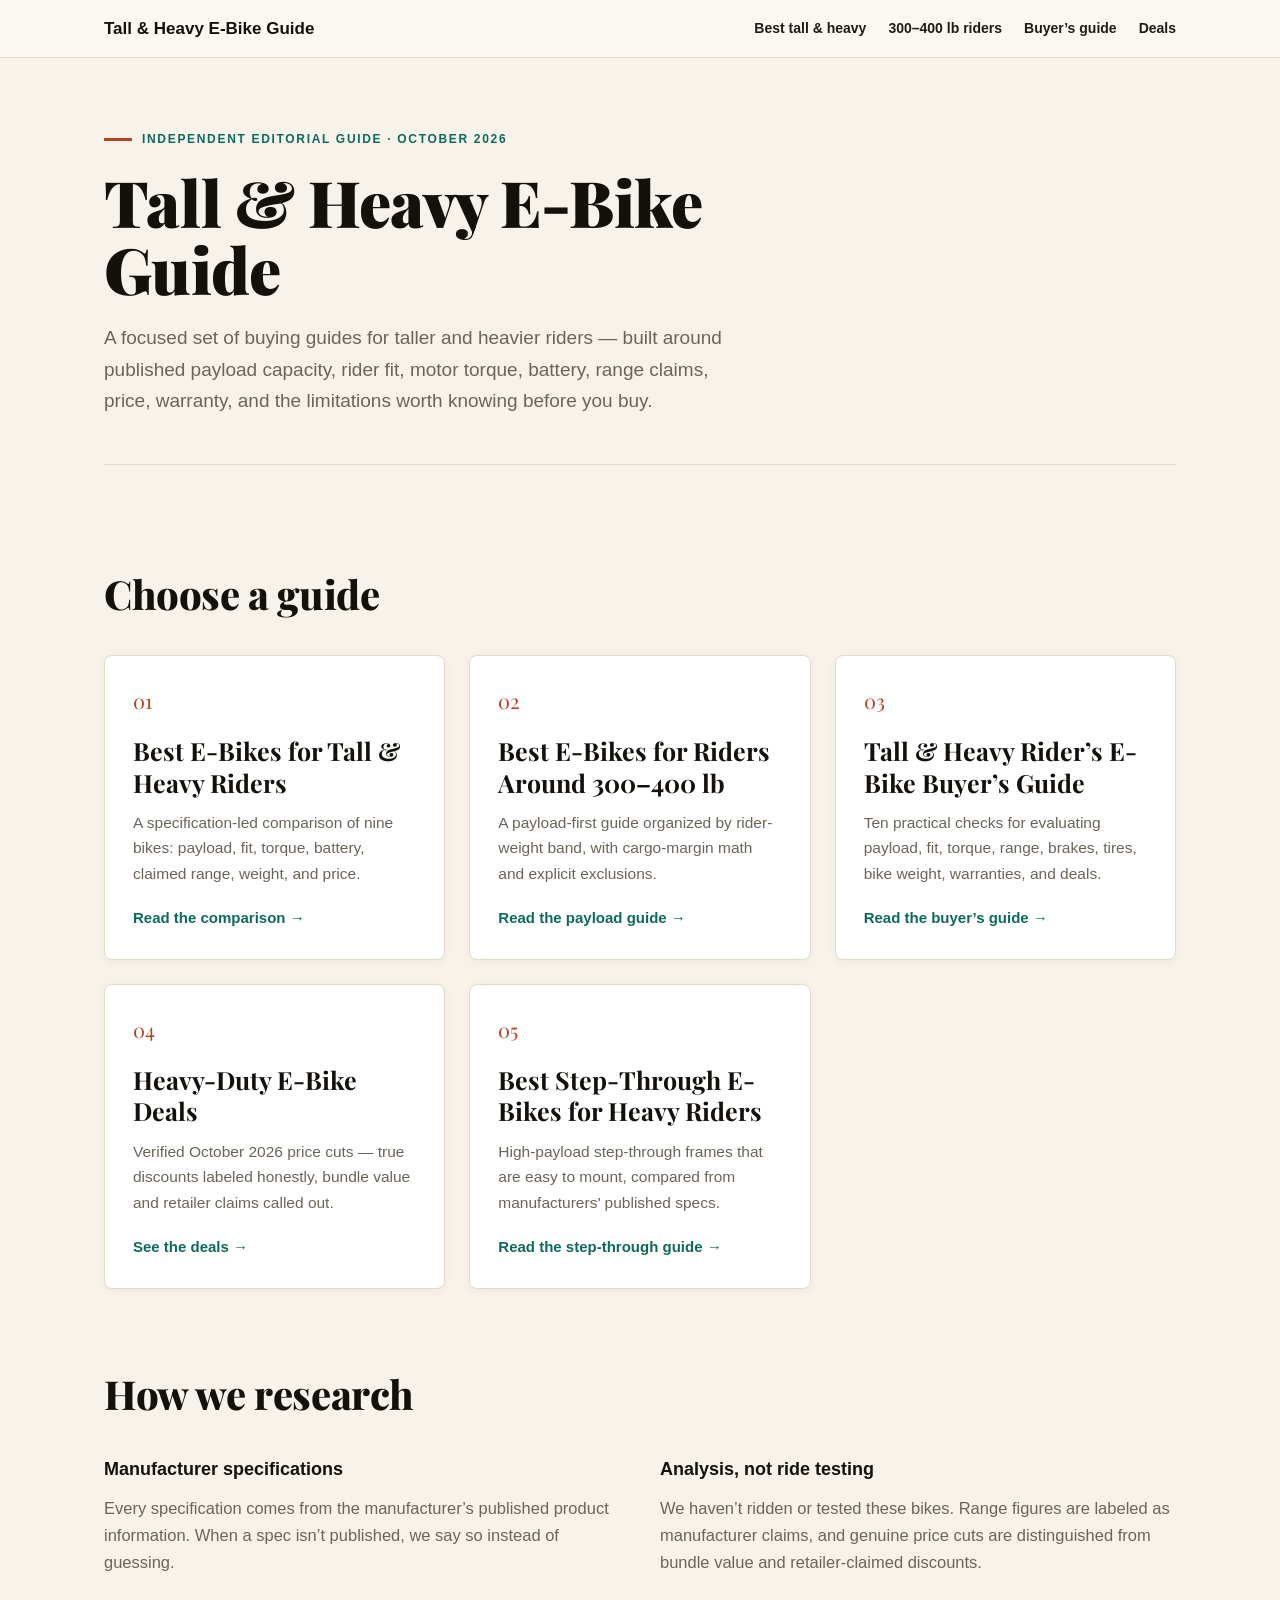
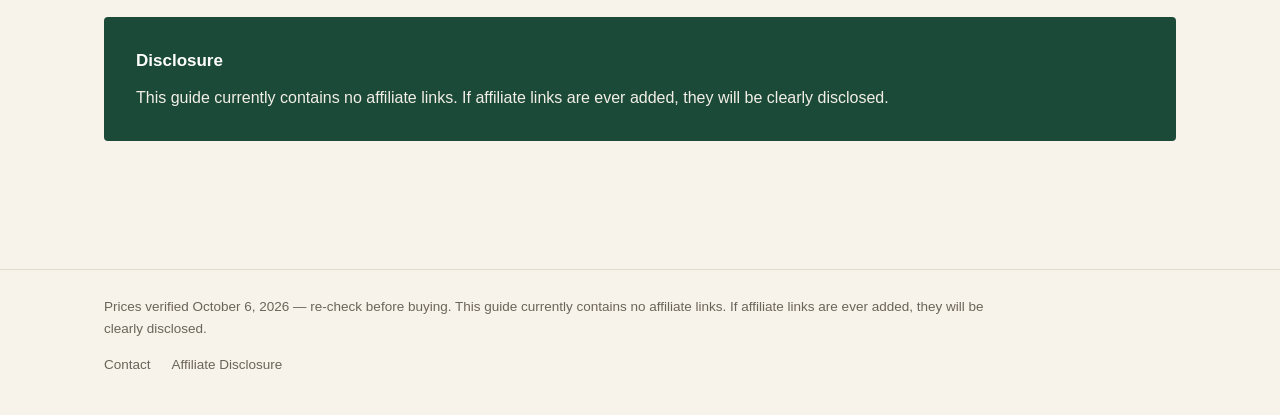
<file: index.html>
<!DOCTYPE html>
<html lang="en">
<head>
  <meta charset="utf-8">
  <meta name="viewport" content="width=device-width, initial-scale=1">
  <title>Tall &amp; Heavy E-Bike Guide — E-Bikes for Tall and Heavy Riders</title>
  <meta name="description" content="Independent editorial buying guides for tall and heavy e-bike riders: specification-based comparisons covering payload capacity, rider fit, torque, battery, range claims, price, and warranty.">
  <meta name='impact-site-verification' value='64513984-cdcd-402f-9a16-615ae455c6e0'>
  <link rel="preconnect" href="https://fonts.googleapis.com">
  <link rel="preconnect" href="https://fonts.gstatic.com" crossorigin>
  <link href="https://fonts.googleapis.com/css2?family=Playfair+Display:wght@700;800;900&display=swap" rel="stylesheet">
  <link rel="stylesheet" href="styles.css">
</head>
<body>
  <header class="site-header">
    <div class="container header-inner">
      <a class="site-title" href="index.html">Tall &amp; Heavy E-Bike Guide</a>
      <nav class="site-nav" aria-label="Main navigation">
        <a href="best-tall-heavy-ebikes.html">Best tall &amp; heavy</a>
        <a href="best-ebikes-300-400-lb.html">300&ndash;400 lb riders</a>
        <a href="tall-heavy-ebike-buyers-guide.html">Buyer&rsquo;s guide</a>
        <a href="heavy-duty-ebike-deals.html">Deals</a>
      </nav>
    </div>
  </header>

  <main>
    <section class="hero">
      <div class="container">
        <p class="eyebrow">Independent editorial guide &middot; October 2026</p>
        <h1>Tall &amp; Heavy E-Bike Guide</h1>
        <p class="lede">A focused set of buying guides for taller and heavier riders &mdash; built around published payload capacity, rider fit, motor torque, battery, range claims, price, warranty, and the limitations worth knowing before you buy.</p>
        <hr class="hero-rule">
      </div>
    </section>

    <section class="guides-section" aria-label="Choose a guide">
      <div class="container">
        <h2>Choose a guide</h2>
        <div class="cards">
          <a class="card" href="best-tall-heavy-ebikes.html">
            <span class="card-num">01</span>
            <h3>Best E-Bikes for Tall &amp; Heavy Riders</h3>
            <p>A specification-led comparison of nine bikes: payload, fit, torque, battery, claimed range, weight, and price.</p>
            <span class="card-link">Read the comparison &rarr;</span>
          </a>
          <a class="card" href="best-ebikes-300-400-lb.html">
            <span class="card-num">02</span>
            <h3>Best E-Bikes for Riders Around 300&ndash;400 lb</h3>
            <p>A payload-first guide organized by rider-weight band, with cargo-margin math and explicit exclusions.</p>
            <span class="card-link">Read the payload guide &rarr;</span>
          </a>
          <a class="card" href="tall-heavy-ebike-buyers-guide.html">
            <span class="card-num">03</span>
            <h3>Tall &amp; Heavy Rider&rsquo;s E-Bike Buyer&rsquo;s Guide</h3>
            <p>Ten practical checks for evaluating payload, fit, torque, range, brakes, tires, bike weight, warranties, and deals.</p>
            <span class="card-link">Read the buyer&rsquo;s guide &rarr;</span>
          </a>
          <a class="card" href="heavy-duty-ebike-deals.html">
            <span class="card-num">04</span>
            <h3>Heavy-Duty E-Bike Deals</h3>
            <p>Verified October 2026 price cuts — true discounts labeled honestly, bundle value and retailer claims called out.</p>
            <span class="card-link">See the deals &rarr;</span>
          </a>
          <a class="card" href="best-step-through-ebikes.html">
            <span class="card-num">05</span>
            <h3>Best Step-Through E-Bikes for Heavy Riders</h3>
            <p>High-payload step-through frames that are easy to mount, compared from manufacturers&rsquo; published specs.</p>
            <span class="card-link">Read the step-through guide &rarr;</span>
          </a>
        </div>
      </div>
    </section>

    <section class="research-section" aria-label="How we research">
      <div class="container">
        <h2>How we research</h2>
        <div class="research-cols">
          <div>
            <h3>Manufacturer specifications</h3>
            <p>Every specification comes from the manufacturer&rsquo;s published product information. When a spec isn&rsquo;t published, we say so instead of guessing.</p>
          </div>
          <div>
            <h3>Analysis, not ride testing</h3>
            <p>We haven&rsquo;t ridden or tested these bikes. Range figures are labeled as manufacturer claims, and genuine price cuts are distinguished from bundle value and retailer-claimed discounts.</p>
          </div>
        </div>
        <div class="disclosure">
          <h3>Disclosure</h3>
          <p>This guide currently contains no affiliate links. If affiliate links are ever added, they will be clearly disclosed.</p>
        </div>
      </div>
    </section>
  </main>

  <footer class="site-footer">
    <div class="container">
      <p>Prices verified October 6, 2026 &mdash; re-check before buying. This guide currently contains no affiliate links. If affiliate links are ever added, they will be clearly disclosed.</p>
      <nav class="footer-nav" aria-label="Footer">
        <a href="contact.html">Contact</a>
        <a href="affiliate-disclosure.html">Affiliate Disclosure</a>
      </nav>
    </div>
  </footer>
</body>
</html>
</file>
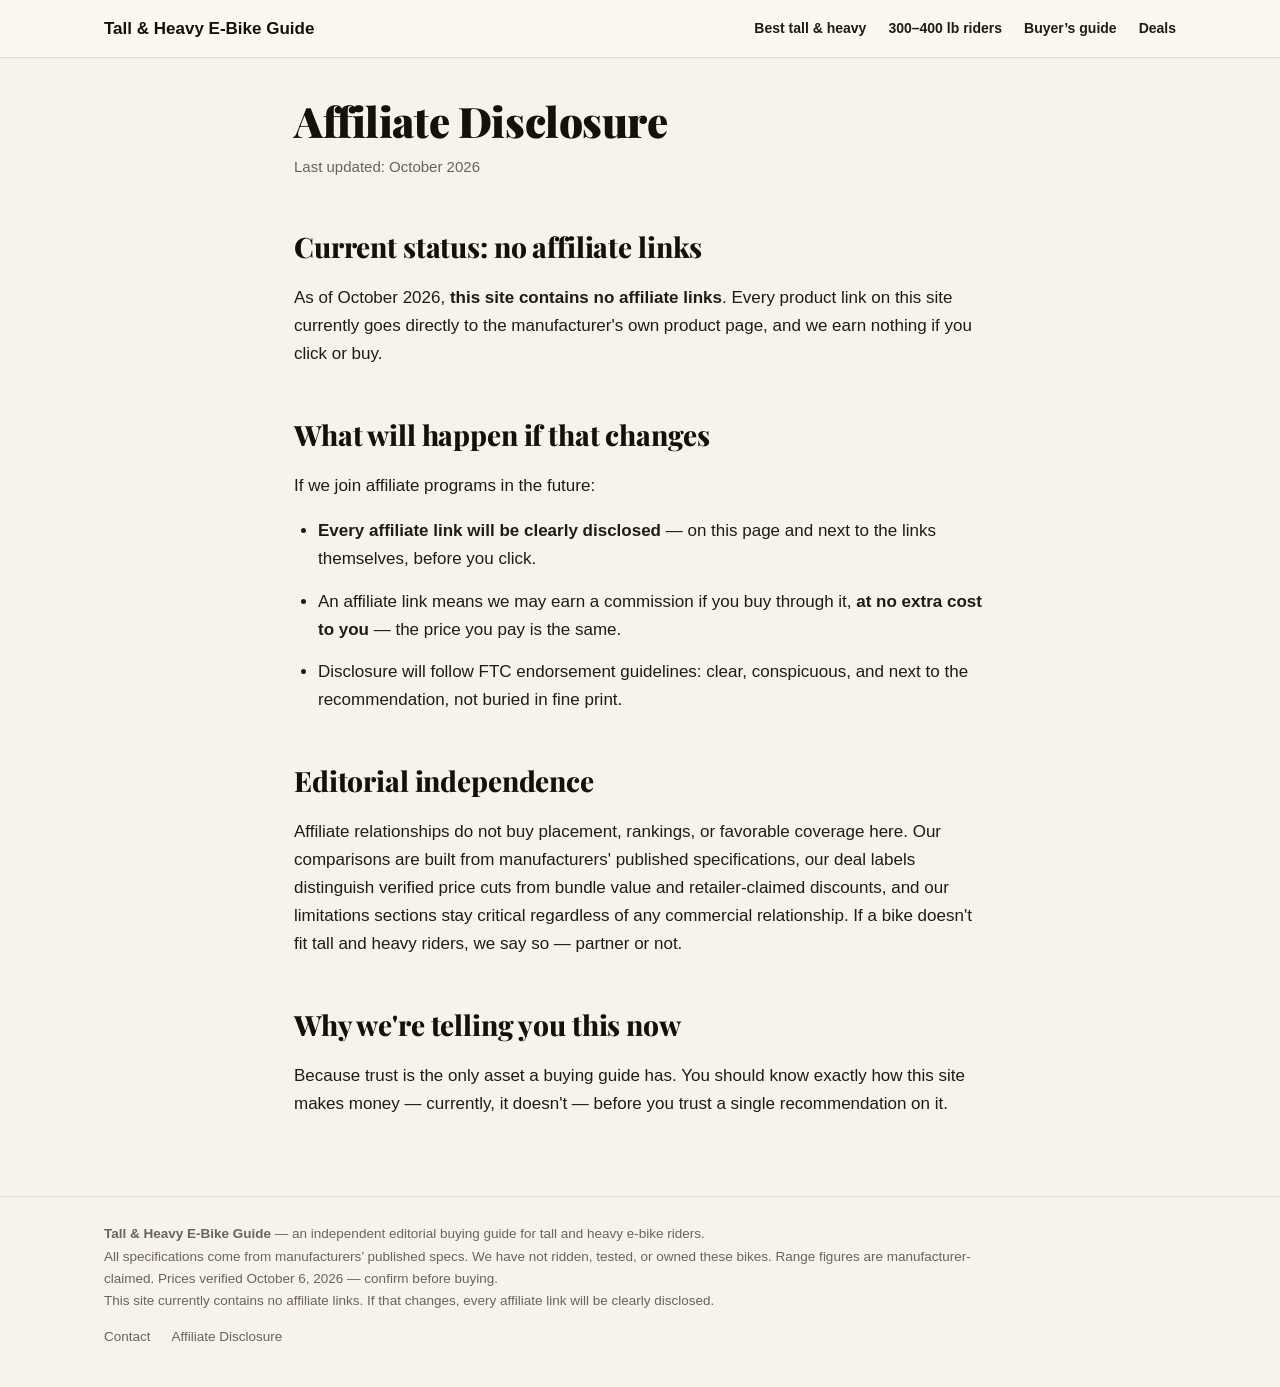
<file: affiliate-disclosure.html>
<!DOCTYPE html>
<html lang="en">
<head>
  <meta charset="utf-8">
  <meta name="viewport" content="width=device-width, initial-scale=1">
  <title>Affiliate Disclosure | Tall &amp; Heavy E-Bike Guide</title>
  <meta name="description" content="How the Tall & Heavy E-Bike Guide handles affiliate links: current status, how disclosure works, and our editorial independence policy.">
  <link rel="preconnect" href="https://fonts.googleapis.com">
  <link rel="preconnect" href="https://fonts.gstatic.com" crossorigin>
  <link href="https://fonts.googleapis.com/css2?family=Playfair+Display:wght@700;800;900&display=swap" rel="stylesheet">
  <link rel="stylesheet" href="styles.css">
</head>
<body>
  <header class="site-header">
    <div class="container header-inner">
      <a class="site-title" href="index.html">Tall &amp; Heavy E-Bike Guide</a>
      <nav class="site-nav" aria-label="Main navigation">
        <a href="best-tall-heavy-ebikes.html">Best tall &amp; heavy</a>
        <a href="best-ebikes-300-400-lb.html">300&ndash;400 lb riders</a>
        <a href="tall-heavy-ebike-buyers-guide.html">Buyer&rsquo;s guide</a>
        <a href="heavy-duty-ebike-deals.html">Deals</a>
      </nav>
    </div>
  </header>

  <main class="container container-narrow">
    <article class="article">
      <h1>Affiliate Disclosure</h1>
      <p class="article-meta">Last updated: October 2026</p>

      <h2>Current status: no affiliate links</h2>
      <p>As of October 2026, <strong>this site contains no affiliate links</strong>. Every product link on this site currently goes directly to the manufacturer's own product page, and we earn nothing if you click or buy.</p>

      <h2>What will happen if that changes</h2>
      <p>If we join affiliate programs in the future:</p>
      <ul>
        <li><strong>Every affiliate link will be clearly disclosed</strong> — on this page and next to the links themselves, before you click.</li>
        <li>An affiliate link means we may earn a commission if you buy through it, <strong>at no extra cost to you</strong> — the price you pay is the same.</li>
        <li>Disclosure will follow FTC endorsement guidelines: clear, conspicuous, and next to the recommendation, not buried in fine print.</li>
      </ul>

      <h2>Editorial independence</h2>
      <p>Affiliate relationships do not buy placement, rankings, or favorable coverage here. Our comparisons are built from manufacturers' published specifications, our deal labels distinguish verified price cuts from bundle value and retailer-claimed discounts, and our limitations sections stay critical regardless of any commercial relationship. If a bike doesn't fit tall and heavy riders, we say so — partner or not.</p>

      <h2>Why we're telling you this now</h2>
      <p>Because trust is the only asset a buying guide has. You should know exactly how this site makes money — currently, it doesn't — before you trust a single recommendation on it.</p>
    </article>
  </main>

  <footer class="site-footer">
    <div class="container">
      <p><strong>Tall &amp; Heavy E-Bike Guide</strong> &mdash; an independent editorial buying guide for tall and heavy e-bike riders.</p>
      <p>All specifications come from manufacturers&rsquo; published specs. We have not ridden, tested, or owned these bikes. Range figures are manufacturer-claimed. Prices verified October 6, 2026 &mdash; confirm before buying.</p>
      <p>This site currently contains no affiliate links. If that changes, every affiliate link will be clearly disclosed.</p>
      <nav class="footer-nav" aria-label="Footer">
        <a href="contact.html">Contact</a>
        <a href="affiliate-disclosure.html">Affiliate Disclosure</a>
      </nav>
    </div>
  </footer>
</body>
</html>
</file>
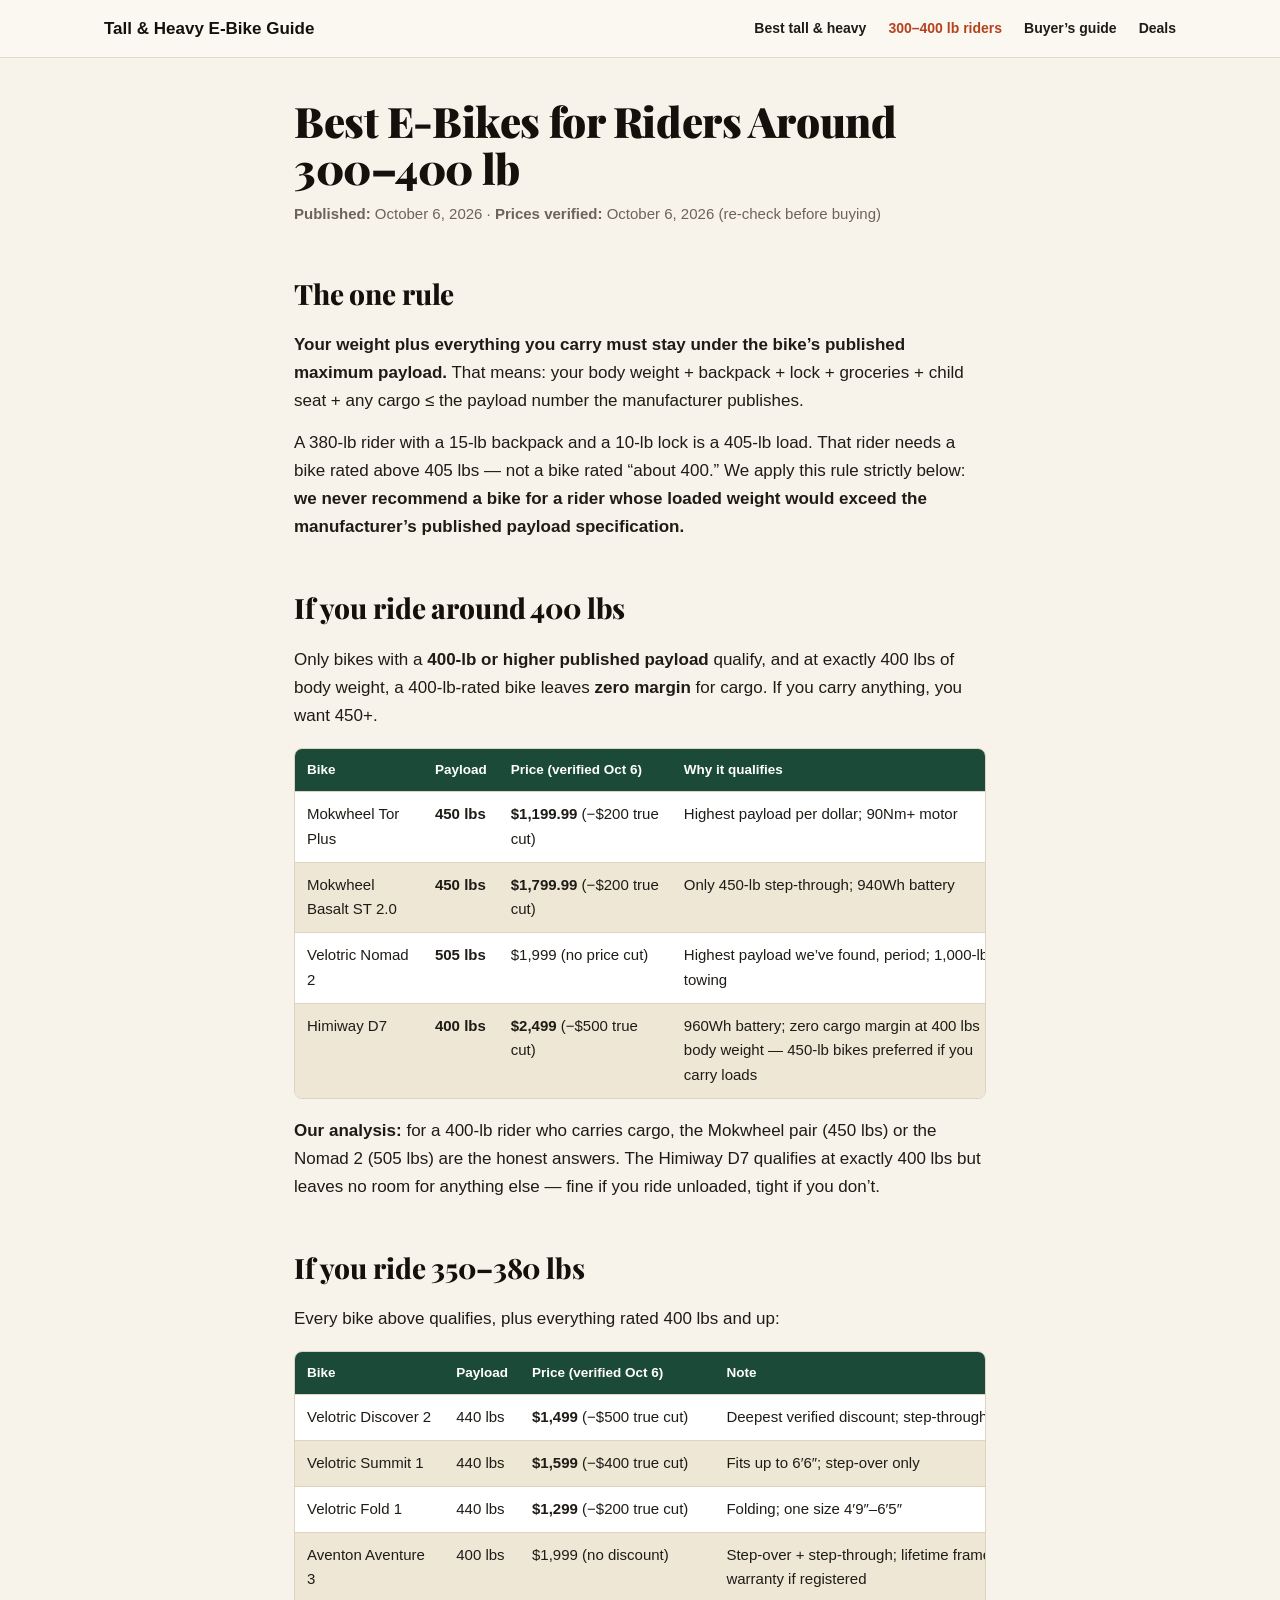
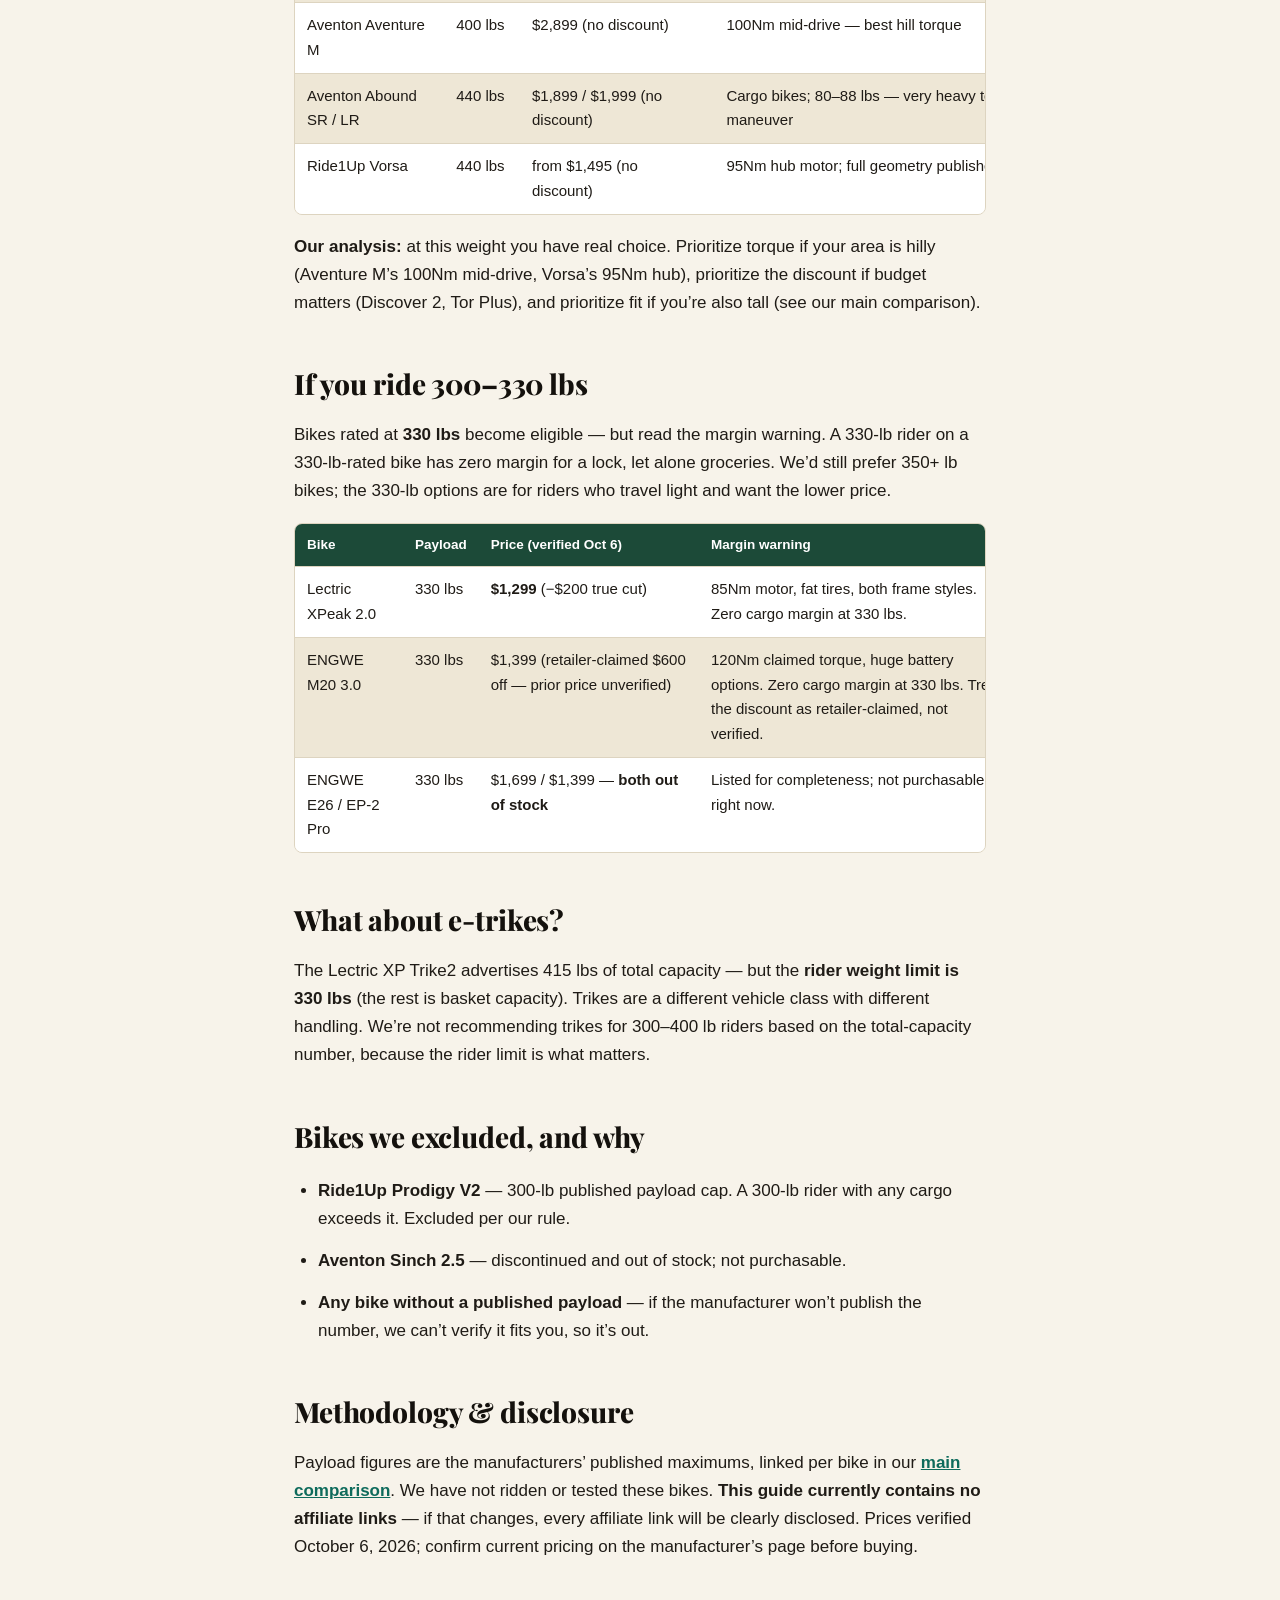
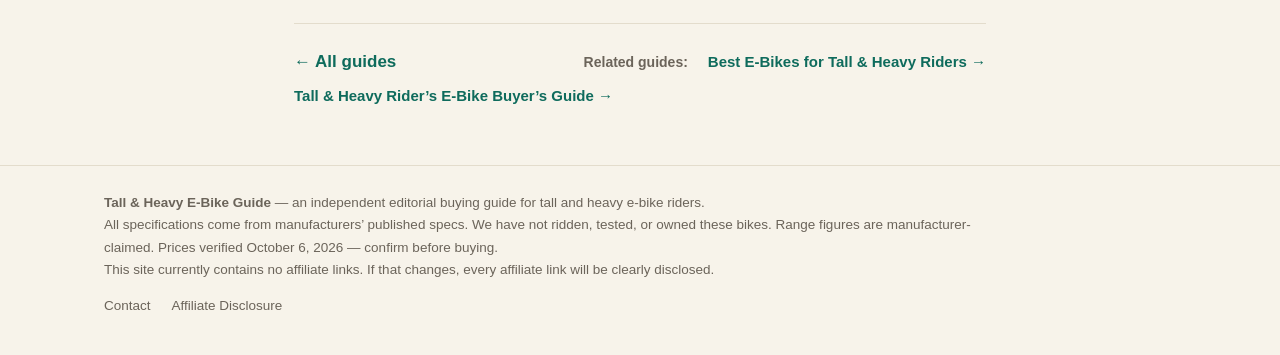
<file: best-ebikes-300-400-lb.html>
<!DOCTYPE html>
<html lang="en">
<head>
  <meta charset="utf-8">
  <meta name="viewport" content="width=device-width, initial-scale=1">
  <title>Best E-Bikes for Riders Around 300&ndash;400 lb (2026) | Tall &amp; Heavy E-Bike Guide</title>
  <meta name="description" content="Which e-bikes honestly fit 300–400 lb riders? Payload-by-weight-class picks from manufacturers' published specs, with margin warnings and bikes we excluded.">
  <link rel="preconnect" href="https://fonts.googleapis.com">
  <link rel="preconnect" href="https://fonts.gstatic.com" crossorigin>
  <link href="https://fonts.googleapis.com/css2?family=Playfair+Display:wght@700;800;900&display=swap" rel="stylesheet">
  <link rel="stylesheet" href="styles.css">
</head>
<body>
  <header class="site-header">
    <div class="container header-inner">
      <a class="site-title" href="index.html">Tall &amp; Heavy E-Bike Guide</a>
      <nav class="site-nav" aria-label="Main navigation">
        <a href="best-tall-heavy-ebikes.html">Best tall &amp; heavy</a>
        <a href="best-ebikes-300-400-lb.html" aria-current="page">300&ndash;400 lb riders</a>
        <a href="tall-heavy-ebike-buyers-guide.html">Buyer&rsquo;s guide</a>
        <a href="heavy-duty-ebike-deals.html">Deals</a>
      </nav>
    </div>
  </header>

  <main class="container container-narrow">
    <article class="article">
      <h1>Best E-Bikes for Riders Around 300&ndash;400 lb</h1>
      <p class="article-meta"><strong>Published:</strong> October 6, 2026 &middot; <strong>Prices verified:</strong> October 6, 2026 (re-check before buying)</p>

      <h2>The one rule</h2>
      <p><strong>Your weight plus everything you carry must stay under the bike&rsquo;s published maximum payload.</strong> That means: your body weight + backpack + lock + groceries + child seat + any cargo &le; the payload number the manufacturer publishes.</p>
      <p>A 380-lb rider with a 15-lb backpack and a 10-lb lock is a 405-lb load. That rider needs a bike rated above 405 lbs &mdash; not a bike rated &ldquo;about 400.&rdquo; We apply this rule strictly below: <strong>we never recommend a bike for a rider whose loaded weight would exceed the manufacturer&rsquo;s published payload specification.</strong></p>

      <h2>If you ride around 400 lbs</h2>
      <p>Only bikes with a <strong>400-lb or higher published payload</strong> qualify, and at exactly 400 lbs of body weight, a 400-lb-rated bike leaves <strong>zero margin</strong> for cargo. If you carry anything, you want 450+.</p>
      <div class="table-wrap">
      <table>
        <thead>
          <tr><th>Bike</th><th>Payload</th><th>Price (verified Oct 6)</th><th>Why it qualifies</th></tr>
        </thead>
        <tbody>
          <tr><td>Mokwheel Tor Plus</td><td><strong>450 lbs</strong></td><td><strong>$1,199.99</strong> (&minus;$200 true cut)</td><td>Highest payload per dollar; 90Nm+ motor</td></tr>
          <tr><td>Mokwheel Basalt ST 2.0</td><td><strong>450 lbs</strong></td><td><strong>$1,799.99</strong> (&minus;$200 true cut)</td><td>Only 450-lb step-through; 940Wh battery</td></tr>
          <tr><td>Velotric Nomad 2</td><td><strong>505 lbs</strong></td><td>$1,999 (no price cut)</td><td>Highest payload we&rsquo;ve found, period; 1,000-lb towing</td></tr>
          <tr><td>Himiway D7</td><td><strong>400 lbs</strong></td><td><strong>$2,499</strong> (&minus;$500 true cut)</td><td>960Wh battery; zero cargo margin at 400 lbs body weight &mdash; 450-lb bikes preferred if you carry loads</td></tr>
        </tbody>
      </table>
      </div>
      <p><strong>Our analysis:</strong> for a 400-lb rider who carries cargo, the Mokwheel pair (450 lbs) or the Nomad 2 (505 lbs) are the honest answers. The Himiway D7 qualifies at exactly 400 lbs but leaves no room for anything else &mdash; fine if you ride unloaded, tight if you don&rsquo;t.</p>

      <h2>If you ride 350&ndash;380 lbs</h2>
      <p>Every bike above qualifies, plus everything rated 400 lbs and up:</p>
      <div class="table-wrap">
      <table>
        <thead>
          <tr><th>Bike</th><th>Payload</th><th>Price (verified Oct 6)</th><th>Note</th></tr>
        </thead>
        <tbody>
          <tr><td>Velotric Discover 2</td><td>440 lbs</td><td><strong>$1,499</strong> (&minus;$500 true cut)</td><td>Deepest verified discount; step-through</td></tr>
          <tr><td>Velotric Summit 1</td><td>440 lbs</td><td><strong>$1,599</strong> (&minus;$400 true cut)</td><td>Fits up to 6&prime;6&Prime;; step-over only</td></tr>
          <tr><td>Velotric Fold 1</td><td>440 lbs</td><td><strong>$1,299</strong> (&minus;$200 true cut)</td><td>Folding; one size 4&prime;9&Prime;&ndash;6&prime;5&Prime;</td></tr>
          <tr><td>Aventon Aventure 3</td><td>400 lbs</td><td>$1,999 (no discount)</td><td>Step-over + step-through; lifetime frame warranty if registered</td></tr>
          <tr><td>Aventon Aventure M</td><td>400 lbs</td><td>$2,899 (no discount)</td><td>100Nm mid-drive &mdash; best hill torque</td></tr>
          <tr><td>Aventon Abound SR / LR</td><td>440 lbs</td><td>$1,899 / $1,999 (no discount)</td><td>Cargo bikes; 80&ndash;88 lbs &mdash; very heavy to maneuver</td></tr>
          <tr><td>Ride1Up Vorsa</td><td>440 lbs</td><td>from $1,495 (no discount)</td><td>95Nm hub motor; full geometry published</td></tr>
        </tbody>
      </table>
      </div>
      <p><strong>Our analysis:</strong> at this weight you have real choice. Prioritize torque if your area is hilly (Aventure M&rsquo;s 100Nm mid-drive, Vorsa&rsquo;s 95Nm hub), prioritize the discount if budget matters (Discover 2, Tor Plus), and prioritize fit if you&rsquo;re also tall (see our main comparison).</p>

      <h2>If you ride 300&ndash;330 lbs</h2>
      <p>Bikes rated at <strong>330 lbs</strong> become eligible &mdash; but read the margin warning. A 330-lb rider on a 330-lb-rated bike has zero margin for a lock, let alone groceries. We&rsquo;d still prefer 350+ lb bikes; the 330-lb options are for riders who travel light and want the lower price.</p>
      <div class="table-wrap">
      <table>
        <thead>
          <tr><th>Bike</th><th>Payload</th><th>Price (verified Oct 6)</th><th>Margin warning</th></tr>
        </thead>
        <tbody>
          <tr><td>Lectric XPeak 2.0</td><td>330 lbs</td><td><strong>$1,299</strong> (&minus;$200 true cut)</td><td>85Nm motor, fat tires, both frame styles. Zero cargo margin at 330 lbs.</td></tr>
          <tr><td>ENGWE M20 3.0</td><td>330 lbs</td><td>$1,399 (retailer-claimed $600 off &mdash; prior price unverified)</td><td>120Nm claimed torque, huge battery options. Zero cargo margin at 330 lbs. Treat the discount as retailer-claimed, not verified.</td></tr>
          <tr><td>ENGWE E26 / EP-2 Pro</td><td>330 lbs</td><td>$1,699 / $1,399 &mdash; <strong>both out of stock</strong></td><td>Listed for completeness; not purchasable right now.</td></tr>
        </tbody>
      </table>
      </div>

      <h2>What about e-trikes?</h2>
      <p>The Lectric XP Trike2 advertises 415 lbs of total capacity &mdash; but the <strong>rider weight limit is 330 lbs</strong> (the rest is basket capacity). Trikes are a different vehicle class with different handling. We&rsquo;re not recommending trikes for 300&ndash;400 lb riders based on the total-capacity number, because the rider limit is what matters.</p>

      <h2>Bikes we excluded, and why</h2>
      <ul>
        <li><strong>Ride1Up Prodigy V2</strong> &mdash; 300-lb published payload cap. A 300-lb rider with any cargo exceeds it. Excluded per our rule.</li>
        <li><strong>Aventon Sinch 2.5</strong> &mdash; discontinued and out of stock; not purchasable.</li>
        <li><strong>Any bike without a published payload</strong> &mdash; if the manufacturer won&rsquo;t publish the number, we can&rsquo;t verify it fits you, so it&rsquo;s out.</li>
      </ul>

      <h2>Methodology &amp; disclosure</h2>
      <p>Payload figures are the manufacturers&rsquo; published maximums, linked per bike in our <a href="best-tall-heavy-ebikes.html">main comparison</a>. We have not ridden or tested these bikes. <strong>This guide currently contains no affiliate links</strong> &mdash; if that changes, every affiliate link will be clearly disclosed. Prices verified October 6, 2026; confirm current pricing on the manufacturer&rsquo;s page before buying.</p>
    </article>

    <nav class="related-nav" aria-label="Related guides">
      <a class="back-link" href="index.html">&larr; All guides</a>
      <span class="related-label">Related guides:</span>
      <a class="related-link" href="best-tall-heavy-ebikes.html">Best E-Bikes for Tall &amp; Heavy Riders &rarr;</a>
      <a class="related-link" href="tall-heavy-ebike-buyers-guide.html">Tall &amp; Heavy Rider&rsquo;s E-Bike Buyer&rsquo;s Guide &rarr;</a>
    </nav>
  </main>

  <footer class="site-footer">
    <div class="container">
      <p><strong>Tall &amp; Heavy E-Bike Guide</strong> &mdash; an independent editorial buying guide for tall and heavy e-bike riders.</p>
      <p>All specifications come from manufacturers&rsquo; published specs. We have not ridden, tested, or owned these bikes. Range figures are manufacturer-claimed. Prices verified October 6, 2026 &mdash; confirm before buying.</p>
      <p>This site currently contains no affiliate links. If that changes, every affiliate link will be clearly disclosed.</p>
      <nav class="footer-nav" aria-label="Footer">
        <a href="contact.html">Contact</a>
        <a href="affiliate-disclosure.html">Affiliate Disclosure</a>
      </nav>
    </div>
  </footer>
</body>
</html>
</file>
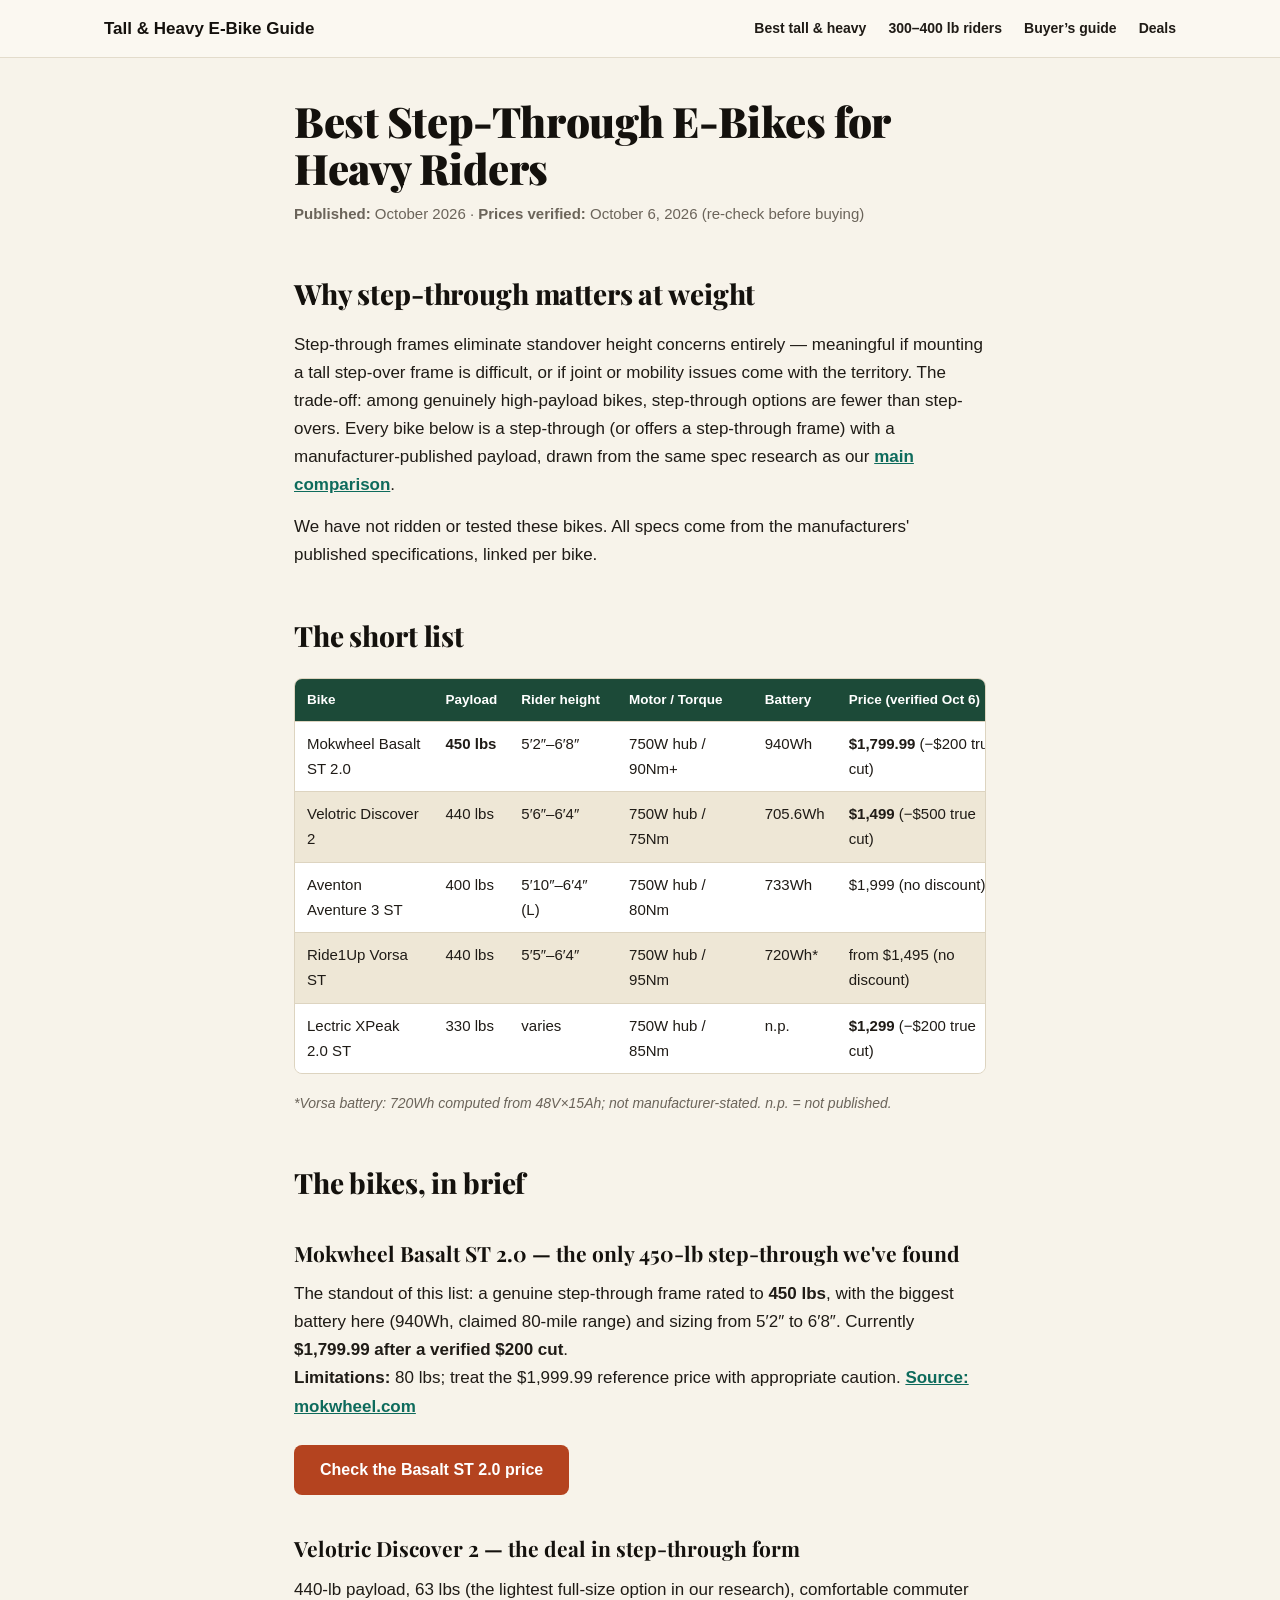
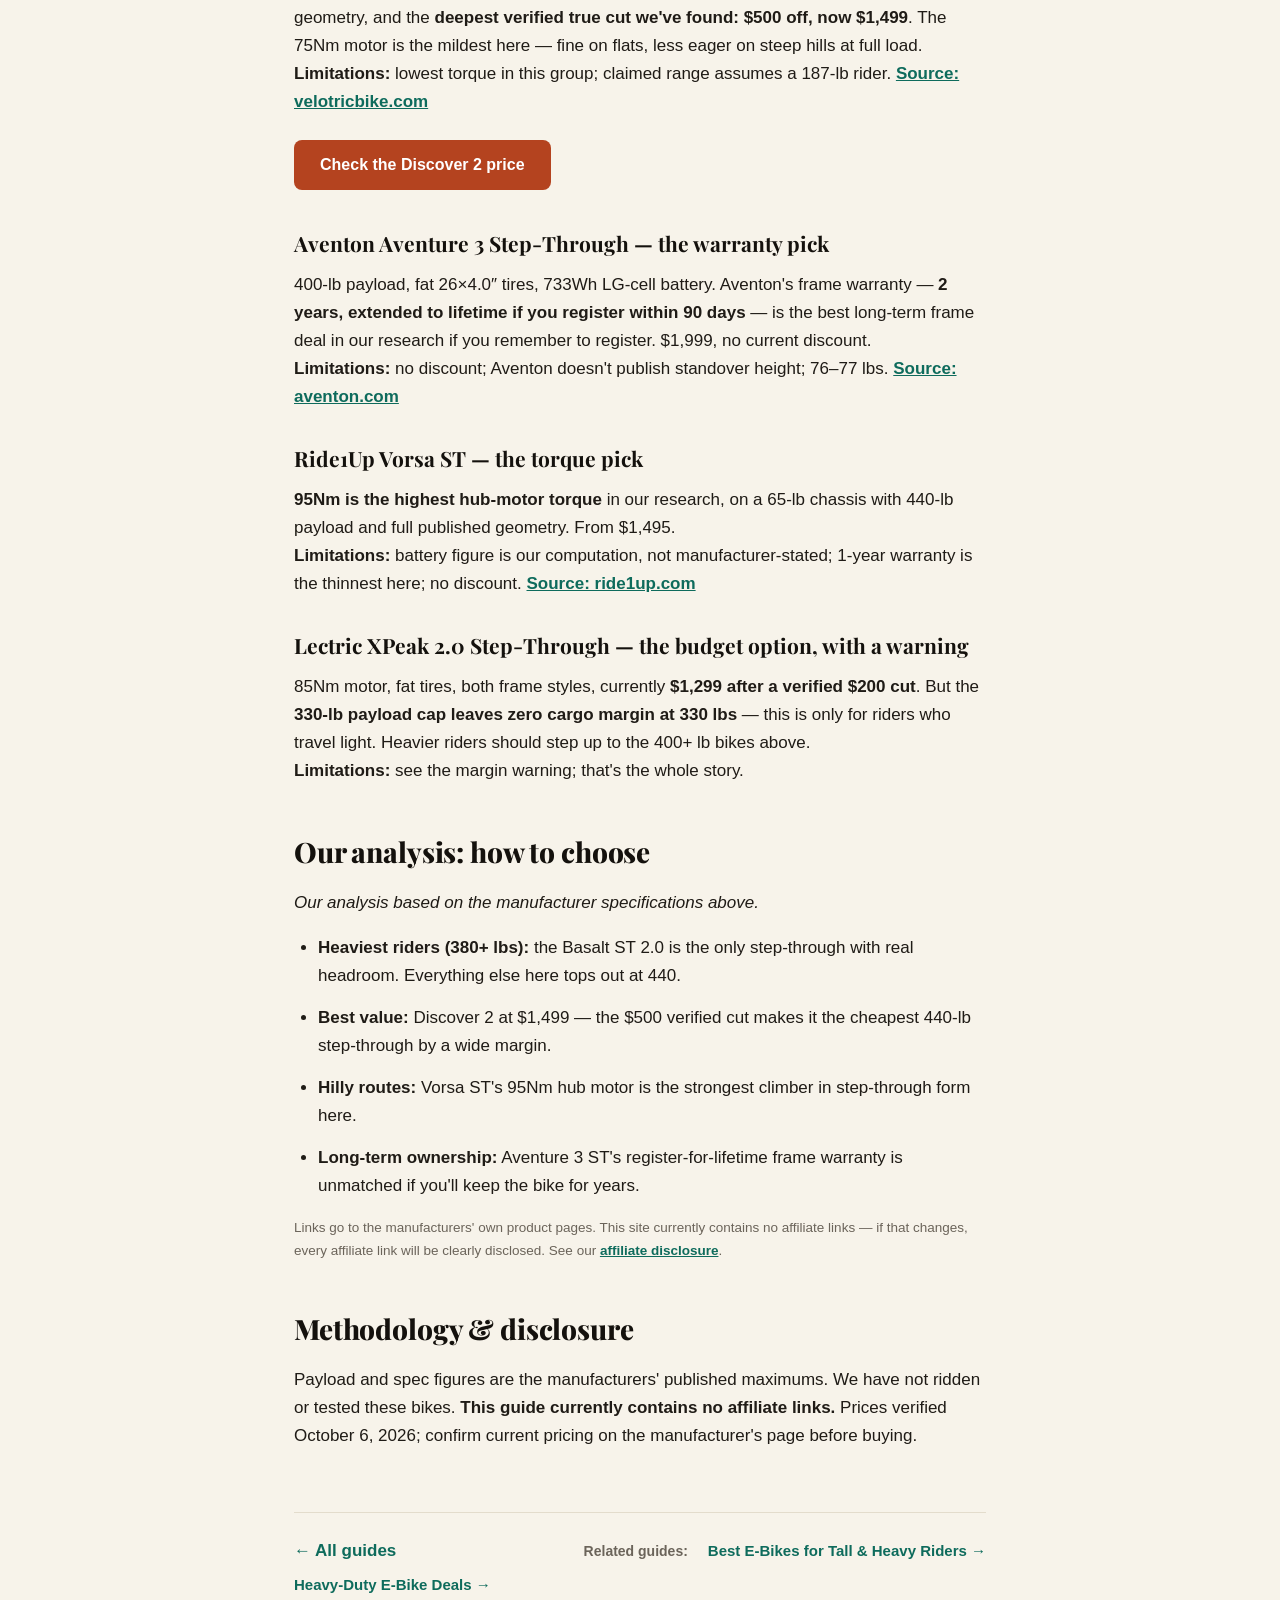
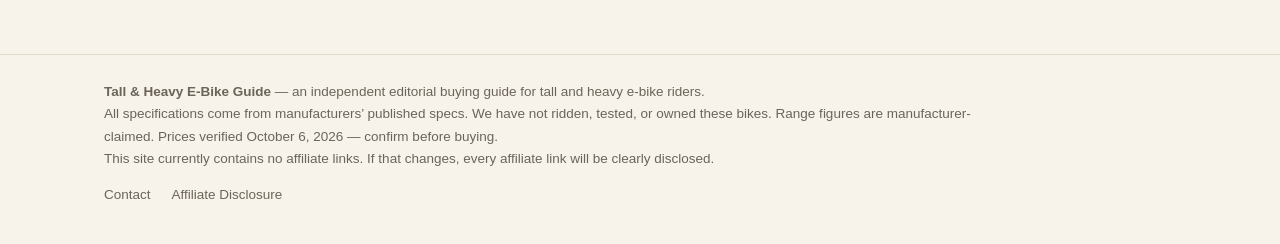
<file: best-step-through-ebikes.html>
<!DOCTYPE html>
<html lang="en">
<head>
  <meta charset="utf-8">
  <meta name="viewport" content="width=device-width, initial-scale=1">
  <title>Best Step-Through E-Bikes for Heavy Riders (2026) | Tall &amp; Heavy E-Bike Guide</title>
  <meta name="description" content="The best step-through e-bikes for heavy riders, from manufacturers' published specs: high-payload step-through frames that are easy to mount, compared honestly.">
  <link rel="preconnect" href="https://fonts.googleapis.com">
  <link rel="preconnect" href="https://fonts.gstatic.com" crossorigin>
  <link href="https://fonts.googleapis.com/css2?family=Playfair+Display:wght@700;800;900&display=swap" rel="stylesheet">
  <link rel="stylesheet" href="styles.css">
</head>
<body>
  <header class="site-header">
    <div class="container header-inner">
      <a class="site-title" href="index.html">Tall &amp; Heavy E-Bike Guide</a>
      <nav class="site-nav" aria-label="Main navigation">
        <a href="best-tall-heavy-ebikes.html">Best tall &amp; heavy</a>
        <a href="best-ebikes-300-400-lb.html">300&ndash;400 lb riders</a>
        <a href="tall-heavy-ebike-buyers-guide.html">Buyer&rsquo;s guide</a>
        <a href="heavy-duty-ebike-deals.html">Deals</a>
      </nav>
    </div>
  </header>

  <main class="container container-narrow">
    <article class="article">
      <h1>Best Step-Through E-Bikes for Heavy Riders</h1>
      <p class="article-meta"><strong>Published:</strong> October 2026 &middot; <strong>Prices verified:</strong> October 6, 2026 (re-check before buying)</p>

      <h2>Why step-through matters at weight</h2>
      <p>Step-through frames eliminate standover height concerns entirely — meaningful if mounting a tall step-over frame is difficult, or if joint or mobility issues come with the territory. The trade-off: among genuinely high-payload bikes, step-through options are fewer than step-overs. Every bike below is a step-through (or offers a step-through frame) with a manufacturer-published payload, drawn from the same spec research as our <a href="best-tall-heavy-ebikes.html">main comparison</a>.</p>
      <p>We have not ridden or tested these bikes. All specs come from the manufacturers' published specifications, linked per bike.</p>

      <h2>The short list</h2>
      <div class="table-wrap">
      <table>
        <thead>
          <tr><th>Bike</th><th>Payload</th><th>Rider height</th><th>Motor / Torque</th><th>Battery</th><th>Price (verified Oct 6)</th></tr>
        </thead>
        <tbody>
          <tr><td>Mokwheel Basalt ST 2.0</td><td><strong>450 lbs</strong></td><td>5&prime;2&Prime;&ndash;6&prime;8&Prime;</td><td>750W hub / 90Nm+</td><td>940Wh</td><td><strong>$1,799.99</strong> (&minus;$200 true cut)</td></tr>
          <tr><td>Velotric Discover 2</td><td>440 lbs</td><td>5&prime;6&Prime;&ndash;6&prime;4&Prime;</td><td>750W hub / 75Nm</td><td>705.6Wh</td><td><strong>$1,499</strong> (&minus;$500 true cut)</td></tr>
          <tr><td>Aventon Aventure 3 ST</td><td>400 lbs</td><td>5&prime;10&Prime;&ndash;6&prime;4&Prime; (L)</td><td>750W hub / 80Nm</td><td>733Wh</td><td>$1,999 (no discount)</td></tr>
          <tr><td>Ride1Up Vorsa ST</td><td>440 lbs</td><td>5&prime;5&Prime;&ndash;6&prime;4&Prime;</td><td>750W hub / 95Nm</td><td>720Wh*</td><td>from $1,495 (no discount)</td></tr>
          <tr><td>Lectric XPeak 2.0 ST</td><td>330 lbs</td><td>varies</td><td>750W hub / 85Nm</td><td>n.p.</td><td><strong>$1,299</strong> (&minus;$200 true cut)</td></tr>
        </tbody>
      </table>
      </div>
      <p class="footnote"><em>*Vorsa battery: 720Wh computed from 48V&times;15Ah; not manufacturer-stated. n.p. = not published.</em></p>

      <h2>The bikes, in brief</h2>

      <h3>Mokwheel Basalt ST 2.0 — the only 450-lb step-through we've found</h3>
      <p>The standout of this list: a genuine step-through frame rated to <strong>450 lbs</strong>, with the biggest battery here (940Wh, claimed 80-mile range) and sizing from 5&prime;2&Prime; to 6&prime;8&Prime;. Currently <strong>$1,799.99 after a verified $200 cut</strong>.<br>
      <strong>Limitations:</strong> 80 lbs; treat the $1,999.99 reference price with appropriate caution. <a href="https://www.mokwheel.com/products/basalt-st-2-0-s" rel="noopener">Source: mokwheel.com</a></p>
      <div class="cta-row">
        <!-- AFFILIATE SLOT: replace href with affiliate tracking link when approved -->
        <a class="cta-button" href="https://www.mokwheel.com/products/basalt-st-2-0-s" rel="noopener">Check the Basalt ST 2.0 price</a>
      </div>

      <h3>Velotric Discover 2 — the deal in step-through form</h3>
      <p>440-lb payload, 63 lbs (the lightest full-size option in our research), comfortable commuter geometry, and the <strong>deepest verified true cut we've found: $500 off, now $1,499</strong>. The 75Nm motor is the mildest here — fine on flats, less eager on steep hills at full load.<br>
      <strong>Limitations:</strong> lowest torque in this group; claimed range assumes a 187-lb rider. <a href="https://www.velotricbike.com/products/velotric-discover-2" rel="noopener">Source: velotricbike.com</a></p>
      <div class="cta-row">
        <!-- AFFILIATE SLOT: replace href with affiliate tracking link when approved -->
        <a class="cta-button" href="https://www.velotricbike.com/products/velotric-discover-2" rel="noopener">Check the Discover 2 price</a>
      </div>

      <h3>Aventon Aventure 3 Step-Through — the warranty pick</h3>
      <p>400-lb payload, fat 26&times;4.0&Prime; tires, 733Wh LG-cell battery. Aventon's frame warranty — <strong>2 years, extended to lifetime if you register within 90 days</strong> — is the best long-term frame deal in our research if you remember to register. $1,999, no current discount.<br>
      <strong>Limitations:</strong> no discount; Aventon doesn't publish standover height; 76&ndash;77 lbs. <a href="https://www.aventon.com/products/aventure-3-ebike" rel="noopener">Source: aventon.com</a></p>

      <h3>Ride1Up Vorsa ST — the torque pick</h3>
      <p><strong>95Nm is the highest hub-motor torque</strong> in our research, on a 65-lb chassis with 440-lb payload and full published geometry. From $1,495.<br>
      <strong>Limitations:</strong> battery figure is our computation, not manufacturer-stated; 1-year warranty is the thinnest here; no discount. <a href="https://ride1up.com/product/vorsa/" rel="noopener">Source: ride1up.com</a></p>

      <h3>Lectric XPeak 2.0 Step-Through — the budget option, with a warning</h3>
      <p>85Nm motor, fat tires, both frame styles, currently <strong>$1,299 after a verified $200 cut</strong>. But the <strong>330-lb payload cap leaves zero cargo margin at 330 lbs</strong> — this is only for riders who travel light. Heavier riders should step up to the 400+ lb bikes above.<br>
      <strong>Limitations:</strong> see the margin warning; that's the whole story.</p>

      <h2>Our analysis: how to choose</h2>
      <p><em>Our analysis based on the manufacturer specifications above.</em></p>
      <ul>
        <li><strong>Heaviest riders (380+ lbs):</strong> the Basalt ST 2.0 is the only step-through with real headroom. Everything else here tops out at 440.</li>
        <li><strong>Best value:</strong> Discover 2 at $1,499 — the $500 verified cut makes it the cheapest 440-lb step-through by a wide margin.</li>
        <li><strong>Hilly routes:</strong> Vorsa ST's 95Nm hub motor is the strongest climber in step-through form here.</li>
        <li><strong>Long-term ownership:</strong> Aventure 3 ST's register-for-lifetime frame warranty is unmatched if you'll keep the bike for years.</li>
      </ul>
      <p class="cta-note">Links go to the manufacturers' own product pages. This site currently contains no affiliate links — if that changes, every affiliate link will be clearly disclosed. See our <a href="affiliate-disclosure.html">affiliate disclosure</a>.</p>

      <h2>Methodology &amp; disclosure</h2>
      <p>Payload and spec figures are the manufacturers' published maximums. We have not ridden or tested these bikes. <strong>This guide currently contains no affiliate links.</strong> Prices verified October 6, 2026; confirm current pricing on the manufacturer's page before buying.</p>
    </article>

    <nav class="related-nav" aria-label="Related guides">
      <a class="back-link" href="index.html">&larr; All guides</a>
      <span class="related-label">Related guides:</span>
      <a class="related-link" href="best-tall-heavy-ebikes.html">Best E-Bikes for Tall &amp; Heavy Riders &rarr;</a>
      <a class="related-link" href="heavy-duty-ebike-deals.html">Heavy-Duty E-Bike Deals &rarr;</a>
    </nav>
  </main>

  <footer class="site-footer">
    <div class="container">
      <p><strong>Tall &amp; Heavy E-Bike Guide</strong> &mdash; an independent editorial buying guide for tall and heavy e-bike riders.</p>
      <p>All specifications come from manufacturers&rsquo; published specs. We have not ridden, tested, or owned these bikes. Range figures are manufacturer-claimed. Prices verified October 6, 2026 &mdash; confirm before buying.</p>
      <p>This site currently contains no affiliate links. If that changes, every affiliate link will be clearly disclosed.</p>
      <nav class="footer-nav" aria-label="Footer">
        <a href="contact.html">Contact</a>
        <a href="affiliate-disclosure.html">Affiliate Disclosure</a>
      </nav>
    </div>
  </footer>
</body>
</html>
</file>
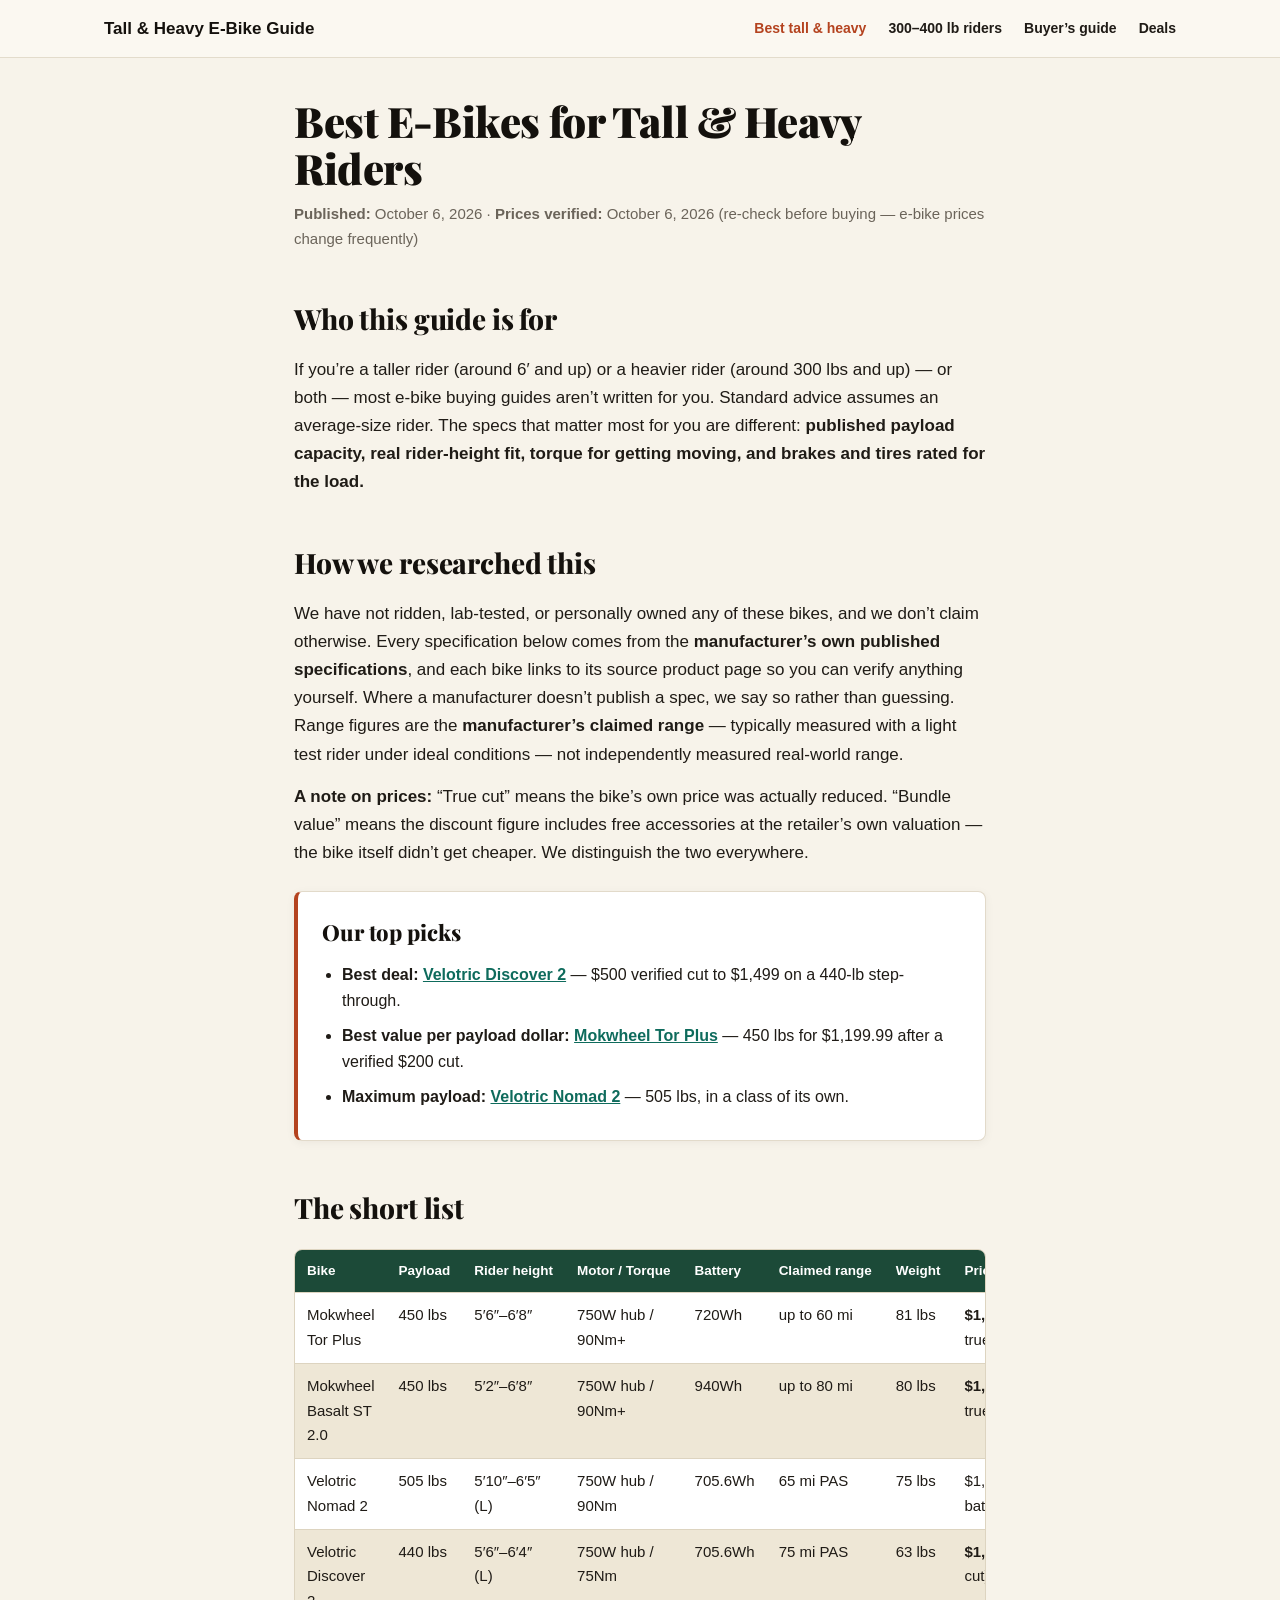
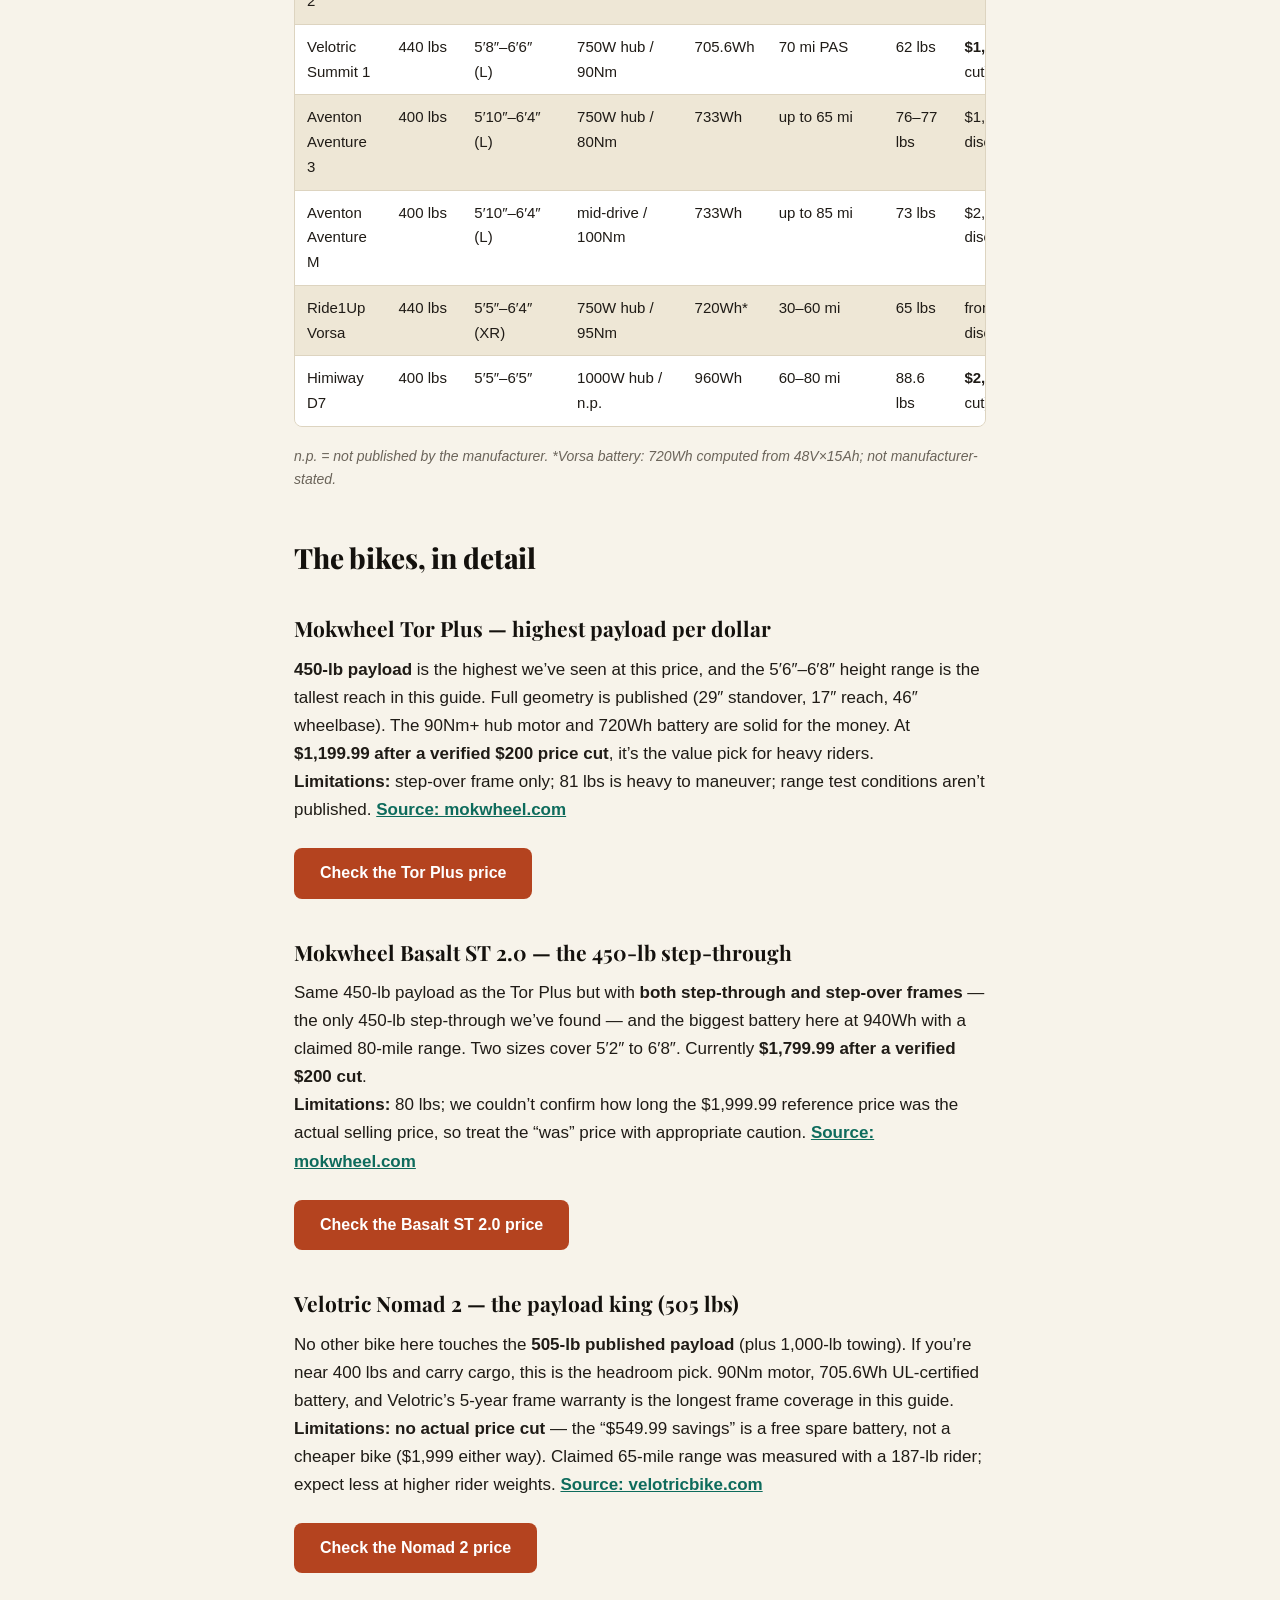
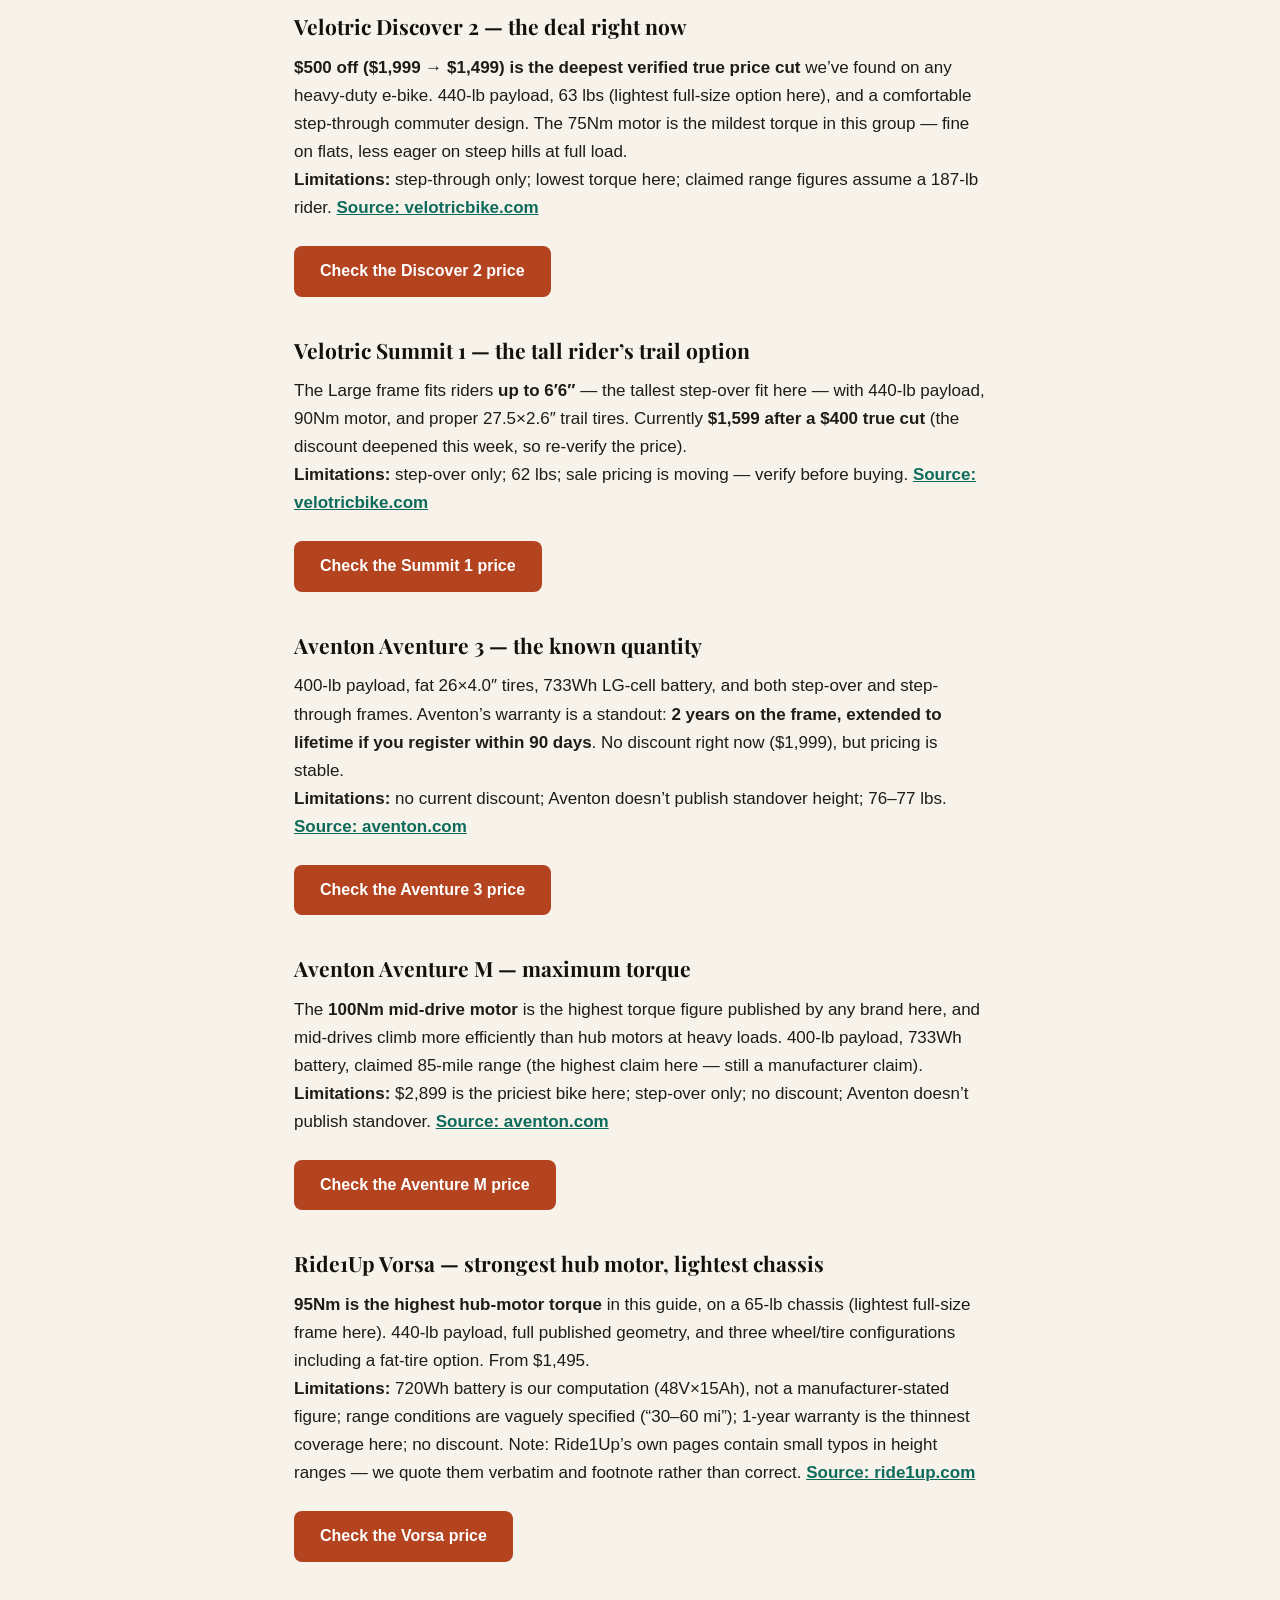
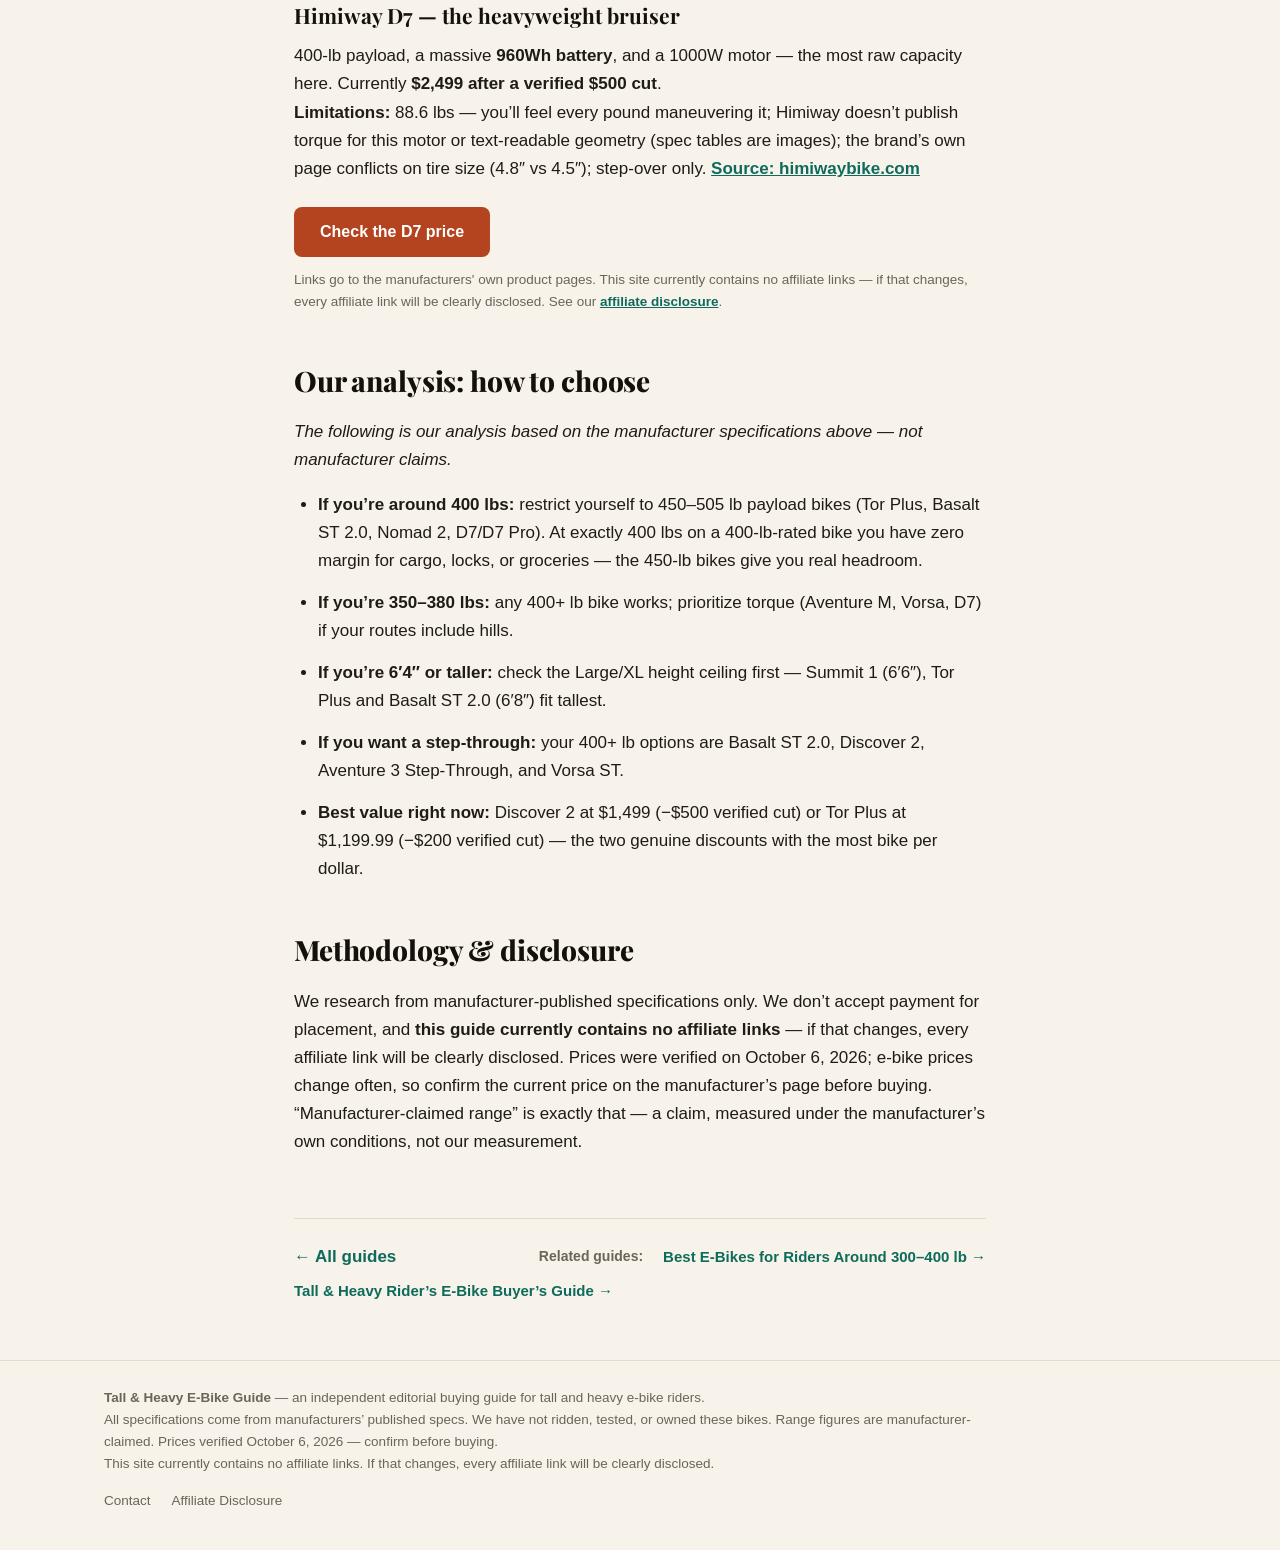
<file: best-tall-heavy-ebikes.html>
<!DOCTYPE html>
<html lang="en">
<head>
  <meta charset="utf-8">
  <meta name="viewport" content="width=device-width, initial-scale=1">
  <title>Best E-Bikes for Tall &amp; Heavy Riders (2026) | Tall &amp; Heavy E-Bike Guide</title>
  <meta name="description" content="Specification-based comparison of the best e-bikes for tall and heavy riders: payload capacity, rider-height fit, torque, battery, and verified pricing from manufacturers' published specs.">
  <link rel="preconnect" href="https://fonts.googleapis.com">
  <link rel="preconnect" href="https://fonts.gstatic.com" crossorigin>
  <link href="https://fonts.googleapis.com/css2?family=Playfair+Display:wght@700;800;900&display=swap" rel="stylesheet">
  <link rel="stylesheet" href="styles.css">
</head>
<body>
  <header class="site-header">
    <div class="container header-inner">
      <a class="site-title" href="index.html">Tall &amp; Heavy E-Bike Guide</a>
      <nav class="site-nav" aria-label="Main navigation">
        <a href="best-tall-heavy-ebikes.html" aria-current="page">Best tall &amp; heavy</a>
        <a href="best-ebikes-300-400-lb.html">300&ndash;400 lb riders</a>
        <a href="tall-heavy-ebike-buyers-guide.html">Buyer&rsquo;s guide</a>
        <a href="heavy-duty-ebike-deals.html">Deals</a>
      </nav>
    </div>
  </header>

  <main class="container container-narrow">
    <article class="article">
      <h1>Best E-Bikes for Tall &amp; Heavy Riders</h1>
      <p class="article-meta"><strong>Published:</strong> October 6, 2026 &middot; <strong>Prices verified:</strong> October 6, 2026 (re-check before buying &mdash; e-bike prices change frequently)</p>

      <h2>Who this guide is for</h2>
      <p>If you&rsquo;re a taller rider (around 6&prime; and up) or a heavier rider (around 300 lbs and up) &mdash; or both &mdash; most e-bike buying guides aren&rsquo;t written for you. Standard advice assumes an average-size rider. The specs that matter most for you are different: <strong>published payload capacity, real rider-height fit, torque for getting moving, and brakes and tires rated for the load.</strong></p>

      <h2>How we researched this</h2>
      <p>We have not ridden, lab-tested, or personally owned any of these bikes, and we don&rsquo;t claim otherwise. Every specification below comes from the <strong>manufacturer&rsquo;s own published specifications</strong>, and each bike links to its source product page so you can verify anything yourself. Where a manufacturer doesn&rsquo;t publish a spec, we say so rather than guessing. Range figures are the <strong>manufacturer&rsquo;s claimed range</strong> &mdash; typically measured with a light test rider under ideal conditions &mdash; not independently measured real-world range.</p>
      <p><strong>A note on prices:</strong> &ldquo;True cut&rdquo; means the bike&rsquo;s own price was actually reduced. &ldquo;Bundle value&rdquo; means the discount figure includes free accessories at the retailer&rsquo;s own valuation &mdash; the bike itself didn&rsquo;t get cheaper. We distinguish the two everywhere.</p>

      <div class="picks-box">
        <h2>Our top picks</h2>
        <ul>
          <li><strong>Best deal:</strong> <a href="#velotric-discover-2">Velotric Discover 2</a> — $500 verified cut to $1,499 on a 440-lb step-through.</li>
          <li><strong>Best value per payload dollar:</strong> <a href="#mokwheel-tor-plus">Mokwheel Tor Plus</a> — 450 lbs for $1,199.99 after a verified $200 cut.</li>
          <li><strong>Maximum payload:</strong> <a href="#velotric-nomad-2">Velotric Nomad 2</a> — 505 lbs, in a class of its own.</li>
        </ul>
      </div>

      <h2>The short list</h2>
      <div class="table-wrap">
      <table>
        <thead>
          <tr><th>Bike</th><th>Payload</th><th>Rider height</th><th>Motor / Torque</th><th>Battery</th><th>Claimed range</th><th>Weight</th><th>Price (verified Oct 6)</th></tr>
        </thead>
        <tbody>
          <tr><td>Mokwheel Tor Plus</td><td>450 lbs</td><td>5&prime;6&Prime;&ndash;6&prime;8&Prime;</td><td>750W hub / 90Nm+</td><td>720Wh</td><td>up to 60 mi</td><td>81 lbs</td><td><strong>$1,199.99</strong> (&minus;$200 true cut)</td></tr>
          <tr><td>Mokwheel Basalt ST 2.0</td><td>450 lbs</td><td>5&prime;2&Prime;&ndash;6&prime;8&Prime;</td><td>750W hub / 90Nm+</td><td>940Wh</td><td>up to 80 mi</td><td>80 lbs</td><td><strong>$1,799.99</strong> (&minus;$200 true cut)</td></tr>
          <tr><td>Velotric Nomad 2</td><td>505 lbs</td><td>5&prime;10&Prime;&ndash;6&prime;5&Prime; (L)</td><td>750W hub / 90Nm</td><td>705.6Wh</td><td>65 mi PAS</td><td>75 lbs</td><td>$1,999 (no cut; free battery bundle)</td></tr>
          <tr><td>Velotric Discover 2</td><td>440 lbs</td><td>5&prime;6&Prime;&ndash;6&prime;4&Prime; (L)</td><td>750W hub / 75Nm</td><td>705.6Wh</td><td>75 mi PAS</td><td>63 lbs</td><td><strong>$1,499</strong> (&minus;$500 true cut)</td></tr>
          <tr><td>Velotric Summit 1</td><td>440 lbs</td><td>5&prime;8&Prime;&ndash;6&prime;6&Prime; (L)</td><td>750W hub / 90Nm</td><td>705.6Wh</td><td>70 mi PAS</td><td>62 lbs</td><td><strong>$1,599</strong> (&minus;$400 true cut)</td></tr>
          <tr><td>Aventon Aventure 3</td><td>400 lbs</td><td>5&prime;10&Prime;&ndash;6&prime;4&Prime; (L)</td><td>750W hub / 80Nm</td><td>733Wh</td><td>up to 65 mi</td><td>76&ndash;77 lbs</td><td>$1,999 (no discount)</td></tr>
          <tr><td>Aventon Aventure M</td><td>400 lbs</td><td>5&prime;10&Prime;&ndash;6&prime;4&Prime; (L)</td><td>mid-drive / 100Nm</td><td>733Wh</td><td>up to 85 mi</td><td>73 lbs</td><td>$2,899 (no discount)</td></tr>
          <tr><td>Ride1Up Vorsa</td><td>440 lbs</td><td>5&prime;5&Prime;&ndash;6&prime;4&Prime; (XR)</td><td>750W hub / 95Nm</td><td>720Wh*</td><td>30&ndash;60 mi</td><td>65 lbs</td><td>from $1,495 (no discount)</td></tr>
          <tr><td>Himiway D7</td><td>400 lbs</td><td>5&prime;5&Prime;&ndash;6&prime;5&Prime;</td><td>1000W hub / n.p.</td><td>960Wh</td><td>60&ndash;80 mi</td><td>88.6 lbs</td><td><strong>$2,499</strong> (&minus;$500 true cut)</td></tr>
        </tbody>
      </table>
      </div>
      <p class="footnote"><em>n.p. = not published by the manufacturer. *Vorsa battery: 720Wh computed from 48V&times;15Ah; not manufacturer-stated.</em></p>

      <h2>The bikes, in detail</h2>

      <h3 id="mokwheel-tor-plus">Mokwheel Tor Plus &mdash; highest payload per dollar</h3>
      <p><strong>450-lb payload</strong> is the highest we&rsquo;ve seen at this price, and the 5&prime;6&Prime;&ndash;6&prime;8&Prime; height range is the tallest reach in this guide. Full geometry is published (29&Prime; standover, 17&Prime; reach, 46&Prime; wheelbase). The 90Nm+ hub motor and 720Wh battery are solid for the money. At <strong>$1,199.99 after a verified $200 price cut</strong>, it&rsquo;s the value pick for heavy riders.<br>
      <strong>Limitations:</strong> step-over frame only; 81 lbs is heavy to maneuver; range test conditions aren&rsquo;t published. <a href="https://mokwheel.com/products/tor-plus" rel="noopener">Source: mokwheel.com</a></p>
      <div class="cta-row">
        <!-- AFFILIATE SLOT: replace href with affiliate tracking link when approved -->
        <a class="cta-button" href="https://mokwheel.com/products/tor-plus" rel="noopener">Check the Tor Plus price</a>
      </div>

      <h3 id="mokwheel-basalt-st">Mokwheel Basalt ST 2.0 &mdash; the 450-lb step-through</h3>
      <p>Same 450-lb payload as the Tor Plus but with <strong>both step-through and step-over frames</strong> &mdash; the only 450-lb step-through we&rsquo;ve found &mdash; and the biggest battery here at 940Wh with a claimed 80-mile range. Two sizes cover 5&prime;2&Prime; to 6&prime;8&Prime;. Currently <strong>$1,799.99 after a verified $200 cut</strong>.<br>
      <strong>Limitations:</strong> 80 lbs; we couldn&rsquo;t confirm how long the $1,999.99 reference price was the actual selling price, so treat the &ldquo;was&rdquo; price with appropriate caution. <a href="https://www.mokwheel.com/products/basalt-st-2-0-s" rel="noopener">Source: mokwheel.com</a></p>
      <div class="cta-row">
        <!-- AFFILIATE SLOT: replace href with affiliate tracking link when approved -->
        <a class="cta-button" href="https://www.mokwheel.com/products/basalt-st-2-0-s" rel="noopener">Check the Basalt ST 2.0 price</a>
      </div>

      <h3 id="velotric-nomad-2">Velotric Nomad 2 &mdash; the payload king (505 lbs)</h3>
      <p>No other bike here touches the <strong>505-lb published payload</strong> (plus 1,000-lb towing). If you&rsquo;re near 400 lbs and carry cargo, this is the headroom pick. 90Nm motor, 705.6Wh UL-certified battery, and Velotric&rsquo;s 5-year frame warranty is the longest frame coverage in this guide.<br>
      <strong>Limitations:</strong> <strong>no actual price cut</strong> &mdash; the &ldquo;$549.99 savings&rdquo; is a free spare battery, not a cheaper bike ($1,999 either way). Claimed 65-mile range was measured with a 187-lb rider; expect less at higher rider weights. <a href="https://velotricbike.com/products/velotric-nomad-2" rel="noopener">Source: velotricbike.com</a></p>
      <div class="cta-row">
        <!-- AFFILIATE SLOT: replace href with affiliate tracking link when approved -->
        <a class="cta-button" href="https://velotricbike.com/products/velotric-nomad-2" rel="noopener">Check the Nomad 2 price</a>
      </div>

      <h3 id="velotric-discover-2">Velotric Discover 2 &mdash; the deal right now</h3>
      <p><strong>$500 off ($1,999 &rarr; $1,499) is the deepest verified true price cut</strong> we&rsquo;ve found on any heavy-duty e-bike. 440-lb payload, 63 lbs (lightest full-size option here), and a comfortable step-through commuter design. The 75Nm motor is the mildest torque in this group &mdash; fine on flats, less eager on steep hills at full load.<br>
      <strong>Limitations:</strong> step-through only; lowest torque here; claimed range figures assume a 187-lb rider. <a href="https://www.velotricbike.com/products/velotric-discover-2" rel="noopener">Source: velotricbike.com</a></p>
      <div class="cta-row">
        <!-- AFFILIATE SLOT: replace href with affiliate tracking link when approved -->
        <a class="cta-button" href="https://www.velotricbike.com/products/velotric-discover-2" rel="noopener">Check the Discover 2 price</a>
      </div>

      <h3 id="velotric-summit-1">Velotric Summit 1 &mdash; the tall rider&rsquo;s trail option</h3>
      <p>The Large frame fits riders <strong>up to 6&prime;6&Prime;</strong> &mdash; the tallest step-over fit here &mdash; with 440-lb payload, 90Nm motor, and proper 27.5&times;2.6&Prime; trail tires. Currently <strong>$1,599 after a $400 true cut</strong> (the discount deepened this week, so re-verify the price).<br>
      <strong>Limitations:</strong> step-over only; 62 lbs; sale pricing is moving &mdash; verify before buying. <a href="https://www.velotricbike.com/products/velotric-summit-1-e-bike" rel="noopener">Source: velotricbike.com</a></p>
      <div class="cta-row">
        <!-- AFFILIATE SLOT: replace href with affiliate tracking link when approved -->
        <a class="cta-button" href="https://www.velotricbike.com/products/velotric-summit-1-e-bike" rel="noopener">Check the Summit 1 price</a>
      </div>

      <h3 id="aventon-aventure-3">Aventon Aventure 3 &mdash; the known quantity</h3>
      <p>400-lb payload, fat 26&times;4.0&Prime; tires, 733Wh LG-cell battery, and both step-over and step-through frames. Aventon&rsquo;s warranty is a standout: <strong>2 years on the frame, extended to lifetime if you register within 90 days</strong>. No discount right now ($1,999), but pricing is stable.<br>
      <strong>Limitations:</strong> no current discount; Aventon doesn&rsquo;t publish standover height; 76&ndash;77 lbs. <a href="https://www.aventon.com/products/aventure-3-ebike" rel="noopener">Source: aventon.com</a></p>
      <div class="cta-row">
        <!-- AFFILIATE SLOT: replace href with affiliate tracking link when approved -->
        <a class="cta-button" href="https://www.aventon.com/products/aventure-3-ebike" rel="noopener">Check the Aventure 3 price</a>
      </div>

      <h3 id="aventon-aventure-m">Aventon Aventure M &mdash; maximum torque</h3>
      <p>The <strong>100Nm mid-drive motor</strong> is the highest torque figure published by any brand here, and mid-drives climb more efficiently than hub motors at heavy loads. 400-lb payload, 733Wh battery, claimed 85-mile range (the highest claim here &mdash; still a manufacturer claim).<br>
      <strong>Limitations:</strong> $2,899 is the priciest bike here; step-over only; no discount; Aventon doesn&rsquo;t publish standover. <a href="https://www.aventon.com/products/aventure-m-ebike" rel="noopener">Source: aventon.com</a></p>
      <div class="cta-row">
        <!-- AFFILIATE SLOT: replace href with affiliate tracking link when approved -->
        <a class="cta-button" href="https://www.aventon.com/products/aventure-m-ebike" rel="noopener">Check the Aventure M price</a>
      </div>

      <h3 id="ride1up-vorsa">Ride1Up Vorsa &mdash; strongest hub motor, lightest chassis</h3>
      <p><strong>95Nm is the highest hub-motor torque</strong> in this guide, on a 65-lb chassis (lightest full-size frame here). 440-lb payload, full published geometry, and three wheel/tire configurations including a fat-tire option. From $1,495.<br>
      <strong>Limitations:</strong> 720Wh battery is our computation (48V&times;15Ah), not a manufacturer-stated figure; range conditions are vaguely specified (&ldquo;30&ndash;60 mi&rdquo;); 1-year warranty is the thinnest coverage here; no discount. Note: Ride1Up&rsquo;s own pages contain small typos in height ranges &mdash; we quote them verbatim and footnote rather than correct. <a href="https://ride1up.com/product/vorsa/" rel="noopener">Source: ride1up.com</a></p>
      <div class="cta-row">
        <!-- AFFILIATE SLOT: replace href with affiliate tracking link when approved -->
        <a class="cta-button" href="https://ride1up.com/product/vorsa/" rel="noopener">Check the Vorsa price</a>
      </div>

      <h3 id="himiway-d7">Himiway D7 &mdash; the heavyweight bruiser</h3>
      <p>400-lb payload, a massive <strong>960Wh battery</strong>, and a 1000W motor &mdash; the most raw capacity here. Currently <strong>$2,499 after a verified $500 cut</strong>.<br>
      <strong>Limitations:</strong> 88.6 lbs &mdash; you&rsquo;ll feel every pound maneuvering it; Himiway doesn&rsquo;t publish torque for this motor or text-readable geometry (spec tables are images); the brand&rsquo;s own page conflicts on tire size (4.8&Prime; vs 4.5&Prime;); step-over only. <a href="https://himiwaybike.com/products/himiway-electric-mountain-bike" rel="noopener">Source: himiwaybike.com</a></p>
      <div class="cta-row">
        <!-- AFFILIATE SLOT: replace href with affiliate tracking link when approved -->
        <a class="cta-button" href="https://himiwaybike.com/products/himiway-electric-mountain-bike" rel="noopener">Check the D7 price</a>
      </div>


      <p class="cta-note">Links go to the manufacturers' own product pages. This site currently contains no affiliate links &mdash; if that changes, every affiliate link will be clearly disclosed. See our <a href="affiliate-disclosure.html">affiliate disclosure</a>.</p>

      <h2>Our analysis: how to choose</h2>
      <p><em>The following is our analysis based on the manufacturer specifications above &mdash; not manufacturer claims.</em></p>
      <ul>
        <li><strong>If you&rsquo;re around 400 lbs:</strong> restrict yourself to 450&ndash;505 lb payload bikes (Tor Plus, Basalt ST 2.0, Nomad 2, D7/D7 Pro). At exactly 400 lbs on a 400-lb-rated bike you have zero margin for cargo, locks, or groceries &mdash; the 450-lb bikes give you real headroom.</li>
        <li><strong>If you&rsquo;re 350&ndash;380 lbs:</strong> any 400+ lb bike works; prioritize torque (Aventure M, Vorsa, D7) if your routes include hills.</li>
        <li><strong>If you&rsquo;re 6&prime;4&Prime; or taller:</strong> check the Large/XL height ceiling first &mdash; Summit 1 (6&prime;6&Prime;), Tor Plus and Basalt ST 2.0 (6&prime;8&Prime;) fit tallest.</li>
        <li><strong>If you want a step-through:</strong> your 400+ lb options are Basalt ST 2.0, Discover 2, Aventure 3 Step-Through, and Vorsa ST.</li>
        <li><strong>Best value right now:</strong> Discover 2 at $1,499 (&minus;$500 verified cut) or Tor Plus at $1,199.99 (&minus;$200 verified cut) &mdash; the two genuine discounts with the most bike per dollar.</li>
      </ul>

      <h2>Methodology &amp; disclosure</h2>
      <p>We research from manufacturer-published specifications only. We don&rsquo;t accept payment for placement, and <strong>this guide currently contains no affiliate links</strong> &mdash; if that changes, every affiliate link will be clearly disclosed. Prices were verified on October 6, 2026; e-bike prices change often, so confirm the current price on the manufacturer&rsquo;s page before buying. &ldquo;Manufacturer-claimed range&rdquo; is exactly that &mdash; a claim, measured under the manufacturer&rsquo;s own conditions, not our measurement.</p>
    </article>

    <nav class="related-nav" aria-label="Related guides">
      <a class="back-link" href="index.html">&larr; All guides</a>
      <span class="related-label">Related guides:</span>
      <a class="related-link" href="best-ebikes-300-400-lb.html">Best E-Bikes for Riders Around 300&ndash;400 lb &rarr;</a>
      <a class="related-link" href="tall-heavy-ebike-buyers-guide.html">Tall &amp; Heavy Rider&rsquo;s E-Bike Buyer&rsquo;s Guide &rarr;</a>
    </nav>
  </main>

  <footer class="site-footer">
    <div class="container">
      <p><strong>Tall &amp; Heavy E-Bike Guide</strong> &mdash; an independent editorial buying guide for tall and heavy e-bike riders.</p>
      <p>All specifications come from manufacturers&rsquo; published specs. We have not ridden, tested, or owned these bikes. Range figures are manufacturer-claimed. Prices verified October 6, 2026 &mdash; confirm before buying.</p>
      <p>This site currently contains no affiliate links. If that changes, every affiliate link will be clearly disclosed.</p>
      <nav class="footer-nav" aria-label="Footer">
        <a href="contact.html">Contact</a>
        <a href="affiliate-disclosure.html">Affiliate Disclosure</a>
      </nav>
    </div>
  </footer>
</body>
</html>
</file>
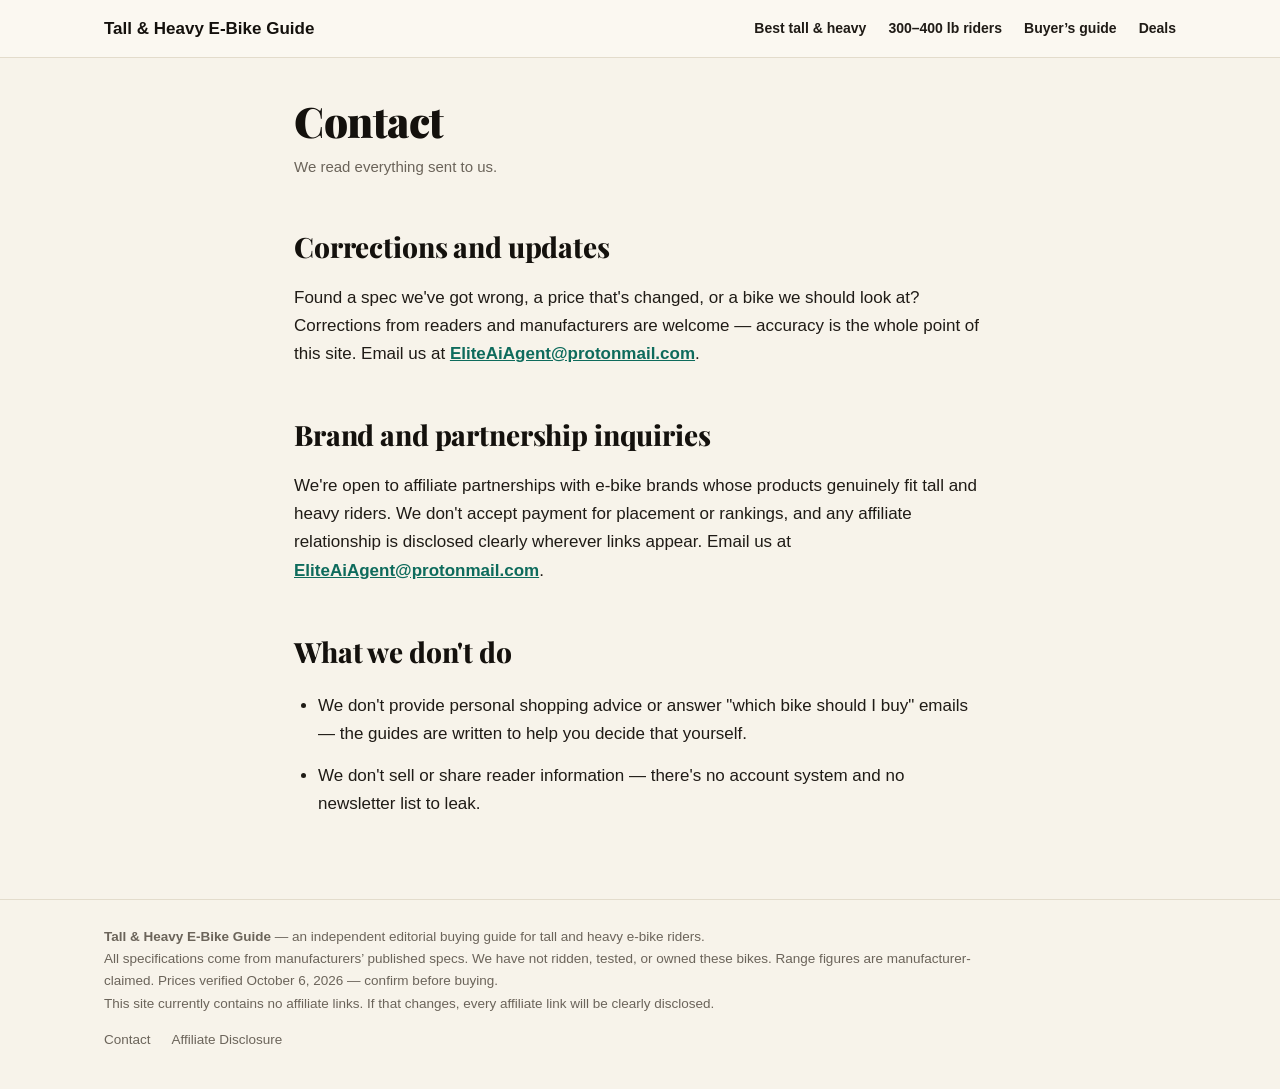
<file: contact.html>
<!DOCTYPE html>
<html lang="en">
<head>
  <meta charset="utf-8">
  <meta name="viewport" content="width=device-width, initial-scale=1">
  <title>Contact | Tall &amp; Heavy E-Bike Guide</title>
  <meta name="description" content="Contact the Tall & Heavy E-Bike Guide: corrections, manufacturer updates, and partnership inquiries.">
  <link rel="preconnect" href="https://fonts.googleapis.com">
  <link rel="preconnect" href="https://fonts.gstatic.com" crossorigin>
  <link href="https://fonts.googleapis.com/css2?family=Playfair+Display:wght@700;800;900&display=swap" rel="stylesheet">
  <link rel="stylesheet" href="styles.css">
</head>
<body>
  <header class="site-header">
    <div class="container header-inner">
      <a class="site-title" href="index.html">Tall &amp; Heavy E-Bike Guide</a>
      <nav class="site-nav" aria-label="Main navigation">
        <a href="best-tall-heavy-ebikes.html">Best tall &amp; heavy</a>
        <a href="best-ebikes-300-400-lb.html">300&ndash;400 lb riders</a>
        <a href="tall-heavy-ebike-buyers-guide.html">Buyer&rsquo;s guide</a>
        <a href="heavy-duty-ebike-deals.html">Deals</a>
      </nav>
    </div>
  </header>

  <main class="container container-narrow">
    <article class="article">
      <h1>Contact</h1>
      <p class="article-meta">We read everything sent to us.</p>

      <h2>Corrections and updates</h2>
      <p>Found a spec we've got wrong, a price that's changed, or a bike we should look at? Corrections from readers and manufacturers are welcome — accuracy is the whole point of this site. Email us at <a href="mailto:EliteAiAgent@protonmail.com">EliteAiAgent@protonmail.com</a>.</p>

      <h2>Brand and partnership inquiries</h2>
      <p>We're open to affiliate partnerships with e-bike brands whose products genuinely fit tall and heavy riders. We don't accept payment for placement or rankings, and any affiliate relationship is disclosed clearly wherever links appear. Email us at <a href="mailto:EliteAiAgent@protonmail.com">EliteAiAgent@protonmail.com</a>.</p>

      <h2>What we don't do</h2>
      <ul>
        <li>We don't provide personal shopping advice or answer "which bike should I buy" emails — the guides are written to help you decide that yourself.</li>
        <li>We don't sell or share reader information — there's no account system and no newsletter list to leak.</li>
      </ul>
    </article>
  </main>

  <footer class="site-footer">
    <div class="container">
      <p><strong>Tall &amp; Heavy E-Bike Guide</strong> &mdash; an independent editorial buying guide for tall and heavy e-bike riders.</p>
      <p>All specifications come from manufacturers&rsquo; published specs. We have not ridden, tested, or owned these bikes. Range figures are manufacturer-claimed. Prices verified October 6, 2026 &mdash; confirm before buying.</p>
      <p>This site currently contains no affiliate links. If that changes, every affiliate link will be clearly disclosed.</p>
      <nav class="footer-nav" aria-label="Footer">
        <a href="contact.html">Contact</a>
        <a href="affiliate-disclosure.html">Affiliate Disclosure</a>
      </nav>
    </div>
  </footer>
</body>
</html>
</file>
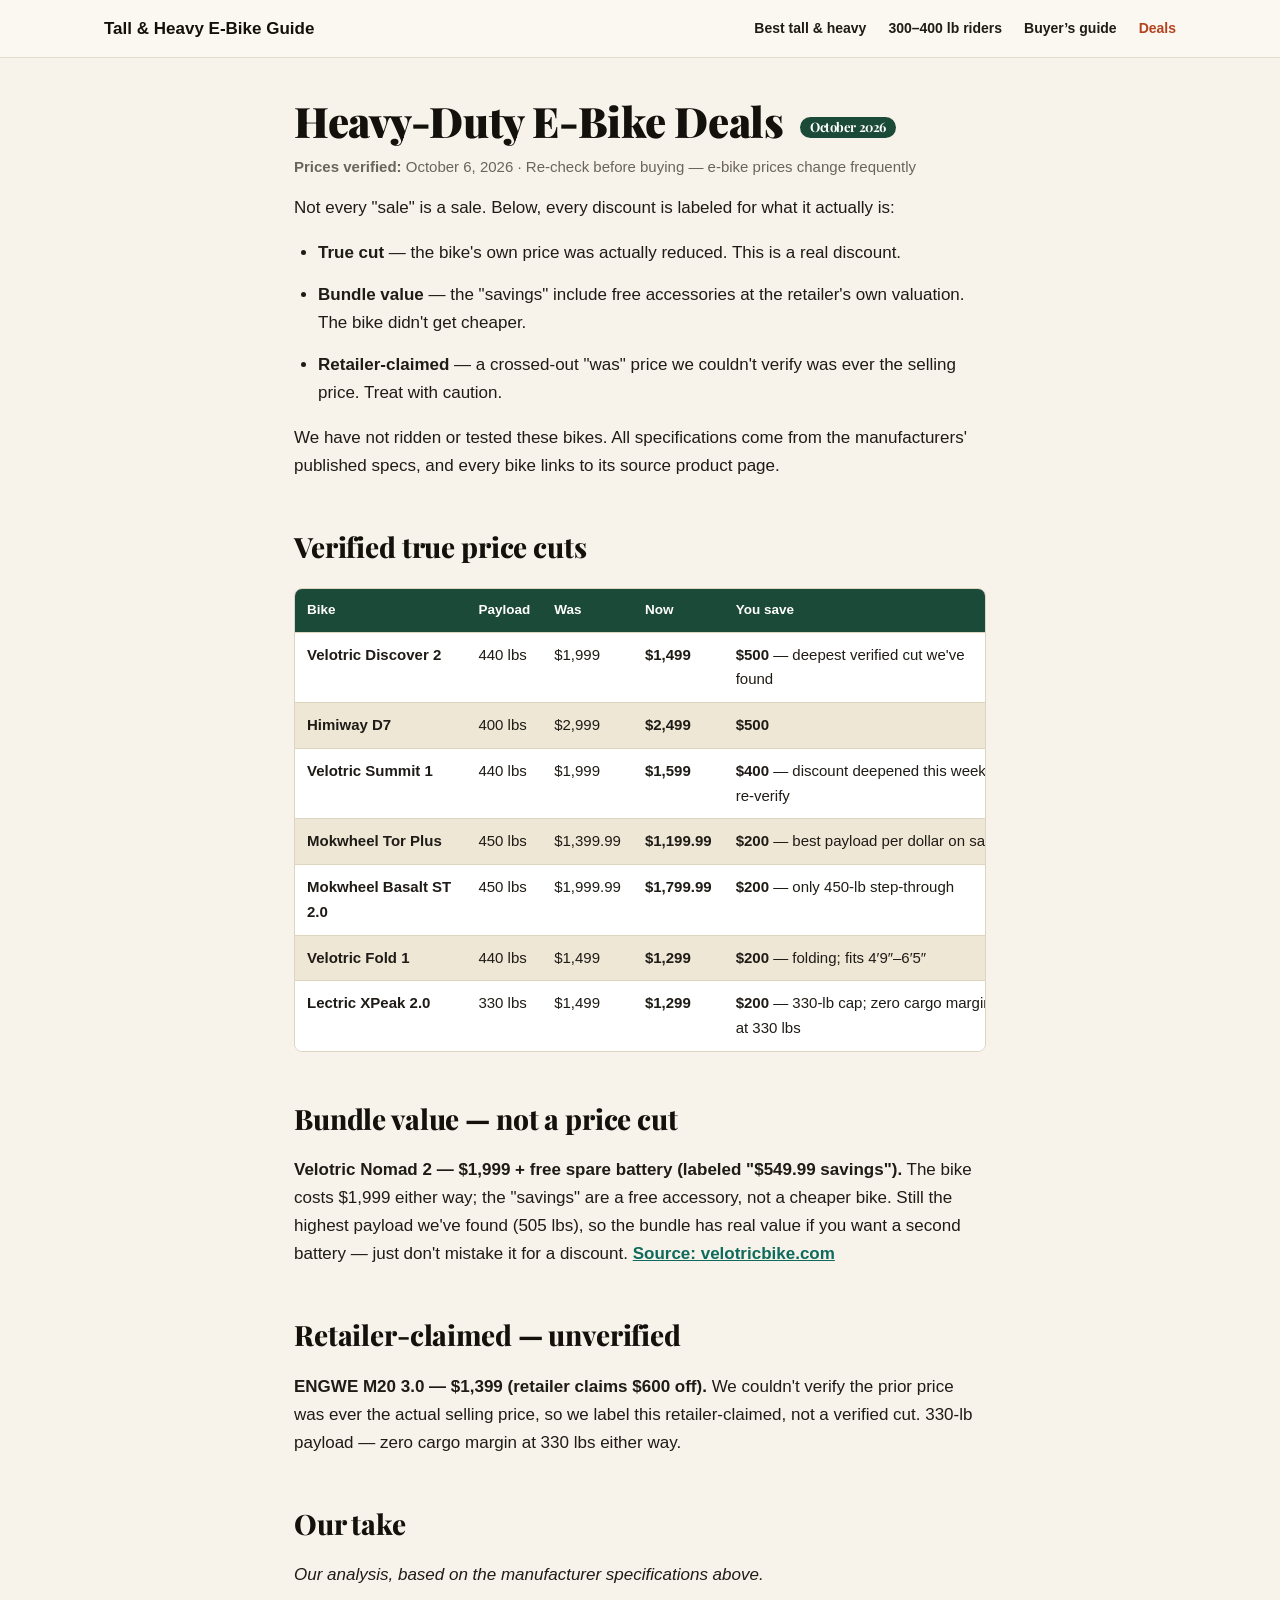
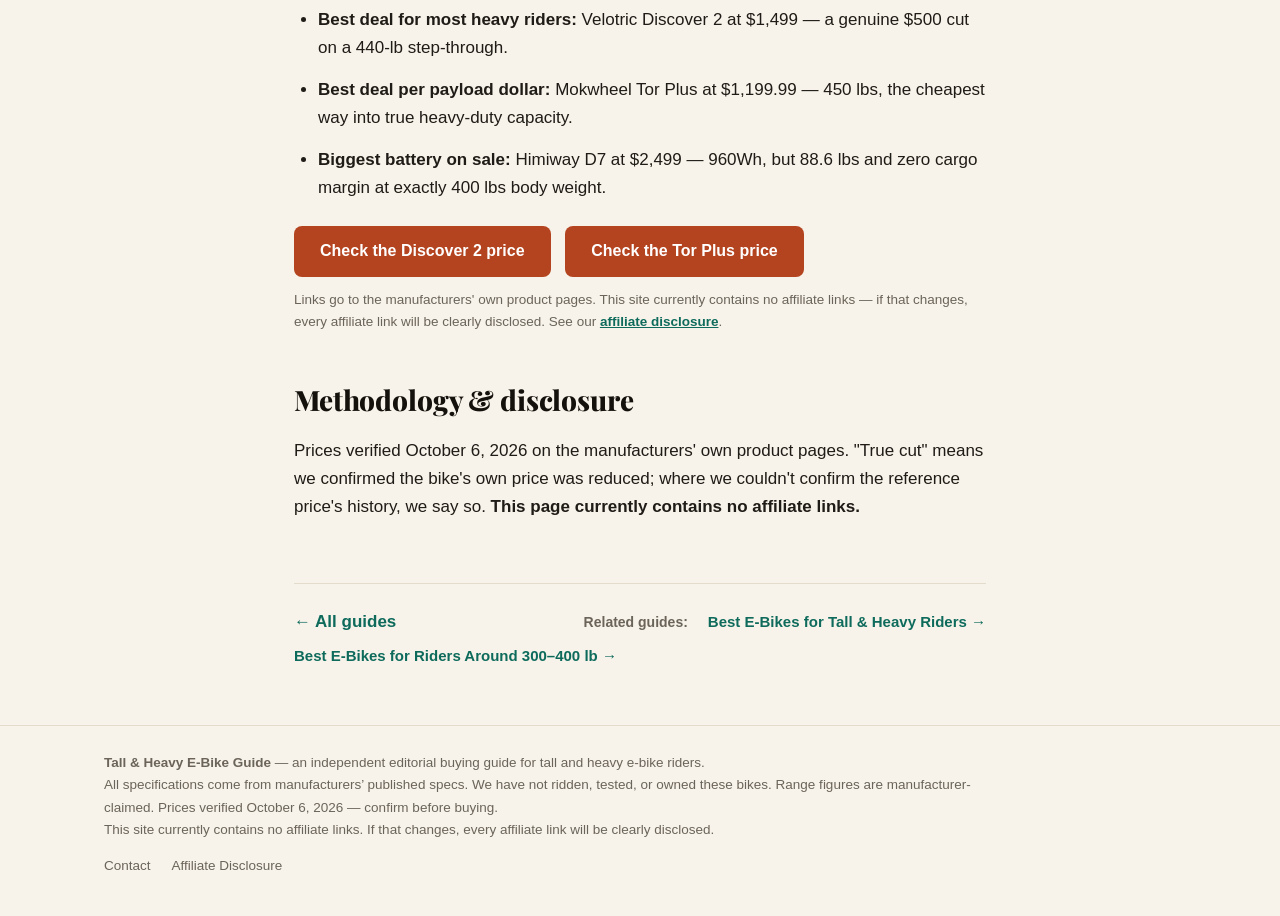
<file: heavy-duty-ebike-deals.html>
<!DOCTYPE html>
<html lang="en">
<head>
  <meta charset="utf-8">
  <meta name="viewport" content="width=device-width, initial-scale=1">
  <title>Heavy-Duty E-Bike Deals (October 2026) | Tall &amp; Heavy E-Bike Guide</title>
  <meta name="description" content="Verified e-bike price cuts for tall and heavy riders, October 2026: genuine discounts labeled true cut, bundle value, or retailer-claimed — so you know what's actually cheaper.">
  <link rel="preconnect" href="https://fonts.googleapis.com">
  <link rel="preconnect" href="https://fonts.gstatic.com" crossorigin>
  <link href="https://fonts.googleapis.com/css2?family=Playfair+Display:wght@700;800;900&display=swap" rel="stylesheet">
  <link rel="stylesheet" href="styles.css">
</head>
<body>
  <header class="site-header">
    <div class="container header-inner">
      <a class="site-title" href="index.html">Tall &amp; Heavy E-Bike Guide</a>
      <nav class="site-nav" aria-label="Main navigation">
        <a href="best-tall-heavy-ebikes.html">Best tall &amp; heavy</a>
        <a href="best-ebikes-300-400-lb.html">300&ndash;400 lb riders</a>
        <a href="tall-heavy-ebike-buyers-guide.html">Buyer&rsquo;s guide</a>
        <a href="heavy-duty-ebike-deals.html" aria-current="page">Deals</a>
      </nav>
    </div>
  </header>

  <main class="container container-narrow">
    <article class="article">
      <h1>Heavy-Duty E-Bike Deals <span class="deal-badge">October 2026</span></h1>
      <p class="article-meta"><strong>Prices verified:</strong> October 6, 2026 &middot; Re-check before buying &mdash; e-bike prices change frequently</p>

      <p>Not every "sale" is a sale. Below, every discount is labeled for what it actually is:</p>
      <ul>
        <li><strong>True cut</strong> — the bike's own price was actually reduced. This is a real discount.</li>
        <li><strong>Bundle value</strong> — the "savings" include free accessories at the retailer's own valuation. The bike didn't get cheaper.</li>
        <li><strong>Retailer-claimed</strong> — a crossed-out "was" price we couldn't verify was ever the selling price. Treat with caution.</li>
      </ul>
      <p>We have not ridden or tested these bikes. All specifications come from the manufacturers' published specs, and every bike links to its source product page.</p>

      <h2>Verified true price cuts</h2>
      <div class="table-wrap">
      <table class="deal-table">
        <thead>
          <tr><th>Bike</th><th>Payload</th><th>Was</th><th>Now</th><th>You save</th></tr>
        </thead>
        <tbody>
          <tr><td>Velotric Discover 2</td><td>440 lbs</td><td>$1,999</td><td><strong>$1,499</strong></td><td><strong>$500</strong> — deepest verified cut we've found</td></tr>
          <tr><td>Himiway D7</td><td>400 lbs</td><td>$2,999</td><td><strong>$2,499</strong></td><td><strong>$500</strong></td></tr>
          <tr><td>Velotric Summit 1</td><td>440 lbs</td><td>$1,999</td><td><strong>$1,599</strong></td><td><strong>$400</strong> — discount deepened this week; re-verify</td></tr>
          <tr><td>Mokwheel Tor Plus</td><td>450 lbs</td><td>$1,399.99</td><td><strong>$1,199.99</strong></td><td><strong>$200</strong> — best payload per dollar on sale</td></tr>
          <tr><td>Mokwheel Basalt ST 2.0</td><td>450 lbs</td><td>$1,999.99</td><td><strong>$1,799.99</strong></td><td><strong>$200</strong> — only 450-lb step-through</td></tr>
          <tr><td>Velotric Fold 1</td><td>440 lbs</td><td>$1,499</td><td><strong>$1,299</strong></td><td><strong>$200</strong> — folding; fits 4&prime;9&Prime;&ndash;6&prime;5&Prime;</td></tr>
          <tr><td>Lectric XPeak 2.0</td><td>330 lbs</td><td>$1,499</td><td><strong>$1,299</strong></td><td><strong>$200</strong> — 330-lb cap; zero cargo margin at 330 lbs</td></tr>
        </tbody>
      </table>
      </div>

      <h2>Bundle value — not a price cut</h2>
      <p><strong>Velotric Nomad 2 — $1,999 + free spare battery (labeled "$549.99 savings").</strong> The bike costs $1,999 either way; the "savings" are a free accessory, not a cheaper bike. Still the highest payload we've found (505 lbs), so the bundle has real value if you want a second battery — just don't mistake it for a discount. <a href="https://velotricbike.com/products/velotric-nomad-2" rel="noopener">Source: velotricbike.com</a></p>

      <h2>Retailer-claimed — unverified</h2>
      <p><strong>ENGWE M20 3.0 — $1,399 (retailer claims $600 off).</strong> We couldn't verify the prior price was ever the actual selling price, so we label this retailer-claimed, not a verified cut. 330-lb payload — zero cargo margin at 330 lbs either way.</p>

      <h2>Our take</h2>
      <p><em>Our analysis, based on the manufacturer specifications above.</em></p>
      <ul>
        <li><strong>Best deal for most heavy riders:</strong> Velotric Discover 2 at $1,499 — a genuine $500 cut on a 440-lb step-through.</li>
        <li><strong>Best deal per payload dollar:</strong> Mokwheel Tor Plus at $1,199.99 — 450 lbs, the cheapest way into true heavy-duty capacity.</li>
        <li><strong>Biggest battery on sale:</strong> Himiway D7 at $2,499 — 960Wh, but 88.6 lbs and zero cargo margin at exactly 400 lbs body weight.</li>
      </ul>

      <div class="cta-row">
        <!-- AFFILIATE SLOT: replace hrefs with affiliate tracking links when approved -->
        <a class="cta-button" href="https://www.velotricbike.com/products/velotric-discover-2" rel="noopener">Check the Discover 2 price</a>
        <a class="cta-button" href="https://mokwheel.com/products/tor-plus" rel="noopener">Check the Tor Plus price</a>
      </div>
      <p class="cta-note">Links go to the manufacturers' own product pages. This site currently contains no affiliate links — if that changes, every affiliate link will be clearly disclosed. See our <a href="affiliate-disclosure.html">affiliate disclosure</a>.</p>

      <h2>Methodology &amp; disclosure</h2>
      <p>Prices verified October 6, 2026 on the manufacturers' own product pages. "True cut" means we confirmed the bike's own price was reduced; where we couldn't confirm the reference price's history, we say so. <strong>This page currently contains no affiliate links.</strong></p>
    </article>

    <nav class="related-nav" aria-label="Related guides">
      <a class="back-link" href="index.html">&larr; All guides</a>
      <span class="related-label">Related guides:</span>
      <a class="related-link" href="best-tall-heavy-ebikes.html">Best E-Bikes for Tall &amp; Heavy Riders &rarr;</a>
      <a class="related-link" href="best-ebikes-300-400-lb.html">Best E-Bikes for Riders Around 300&ndash;400 lb &rarr;</a>
    </nav>
  </main>

  <footer class="site-footer">
    <div class="container">
      <p><strong>Tall &amp; Heavy E-Bike Guide</strong> &mdash; an independent editorial buying guide for tall and heavy e-bike riders.</p>
      <p>All specifications come from manufacturers&rsquo; published specs. We have not ridden, tested, or owned these bikes. Range figures are manufacturer-claimed. Prices verified October 6, 2026 &mdash; confirm before buying.</p>
      <p>This site currently contains no affiliate links. If that changes, every affiliate link will be clearly disclosed.</p>
      <nav class="footer-nav" aria-label="Footer">
        <a href="contact.html">Contact</a>
        <a href="affiliate-disclosure.html">Affiliate Disclosure</a>
      </nav>
    </div>
  </footer>
</body>
</html>
</file>
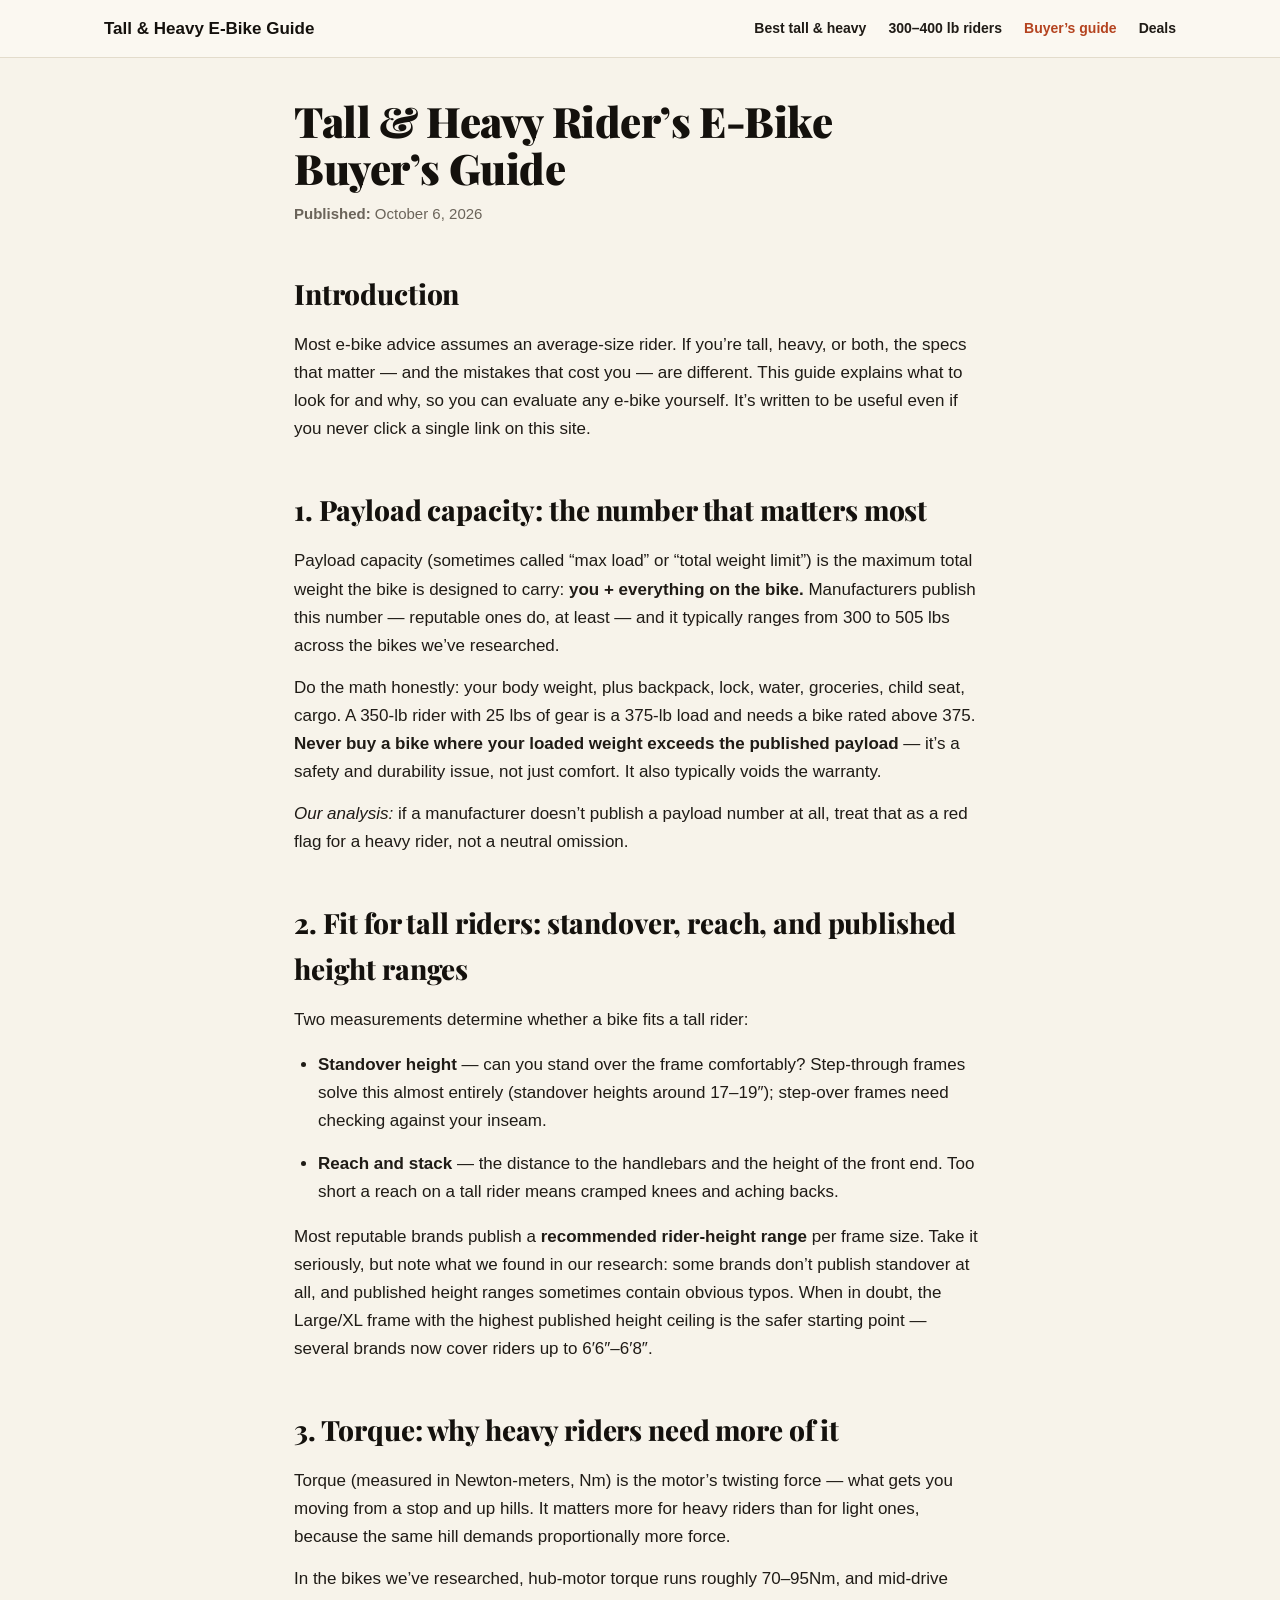
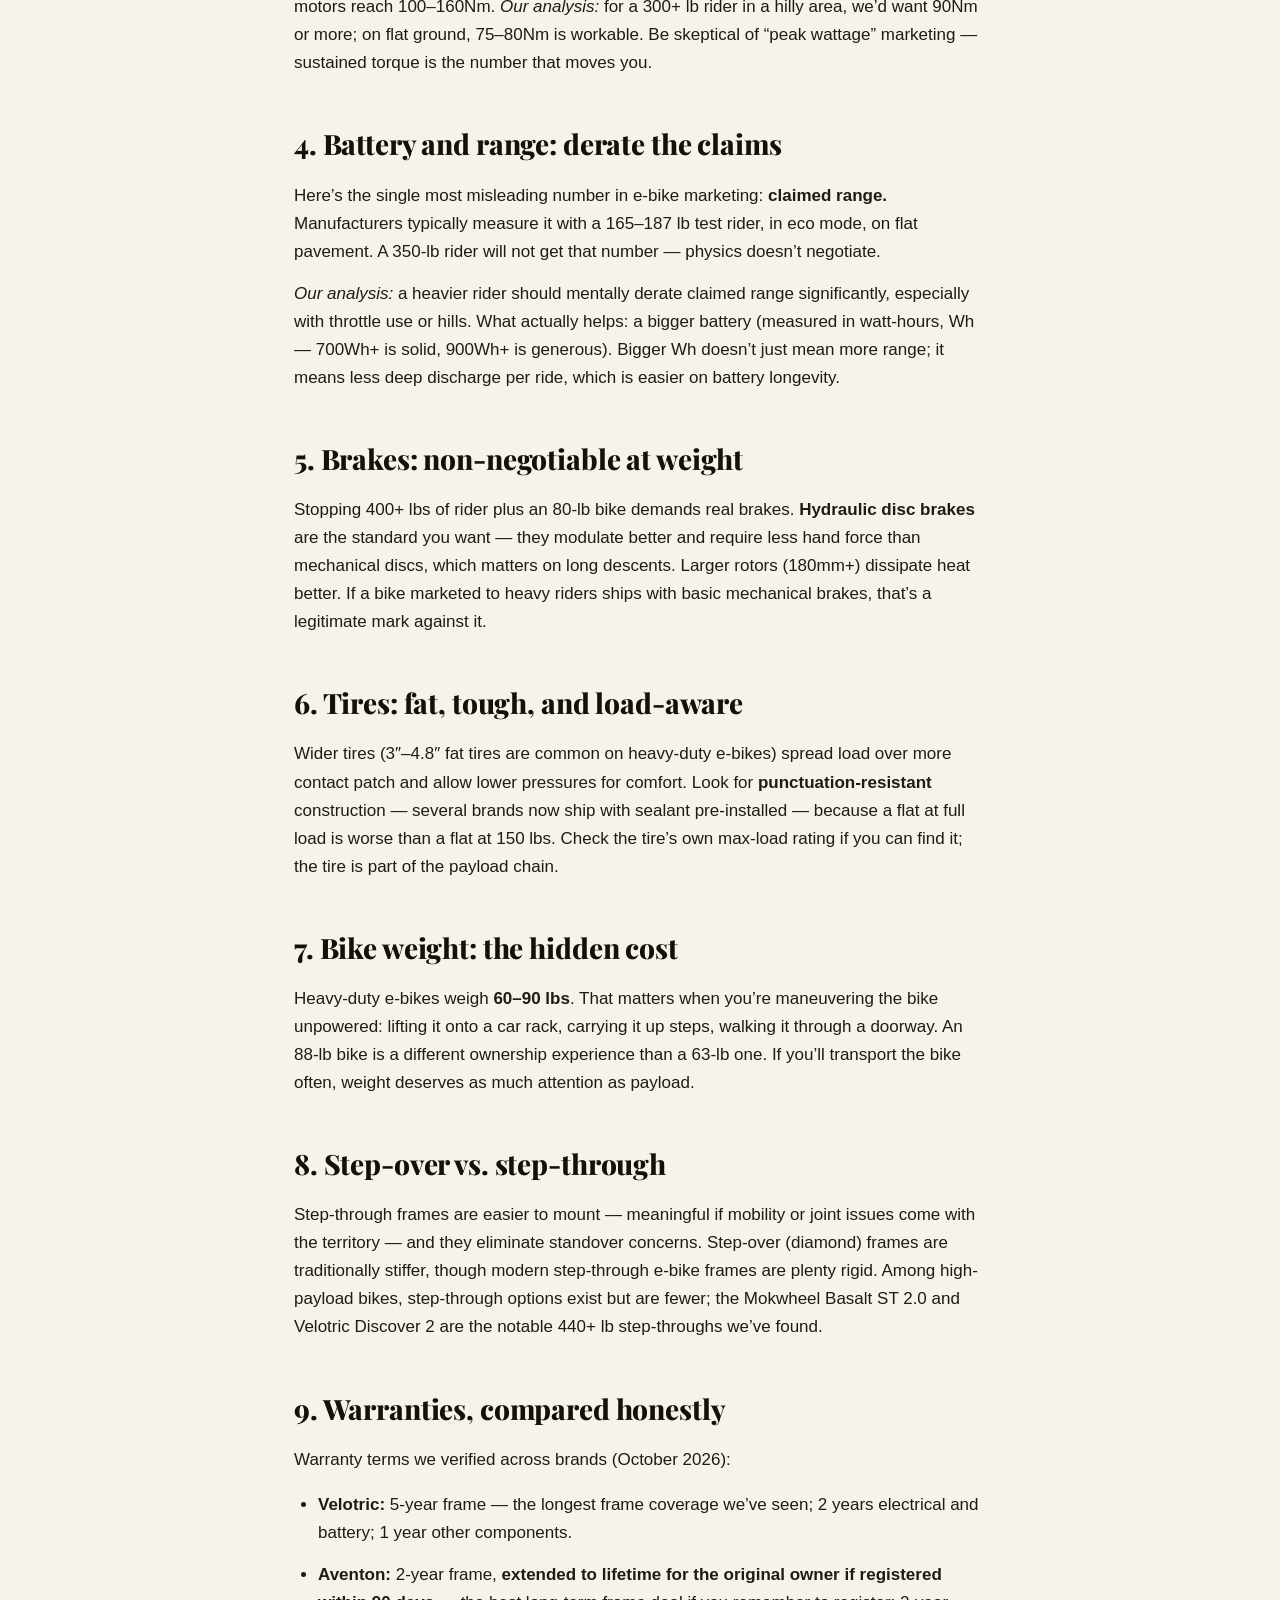
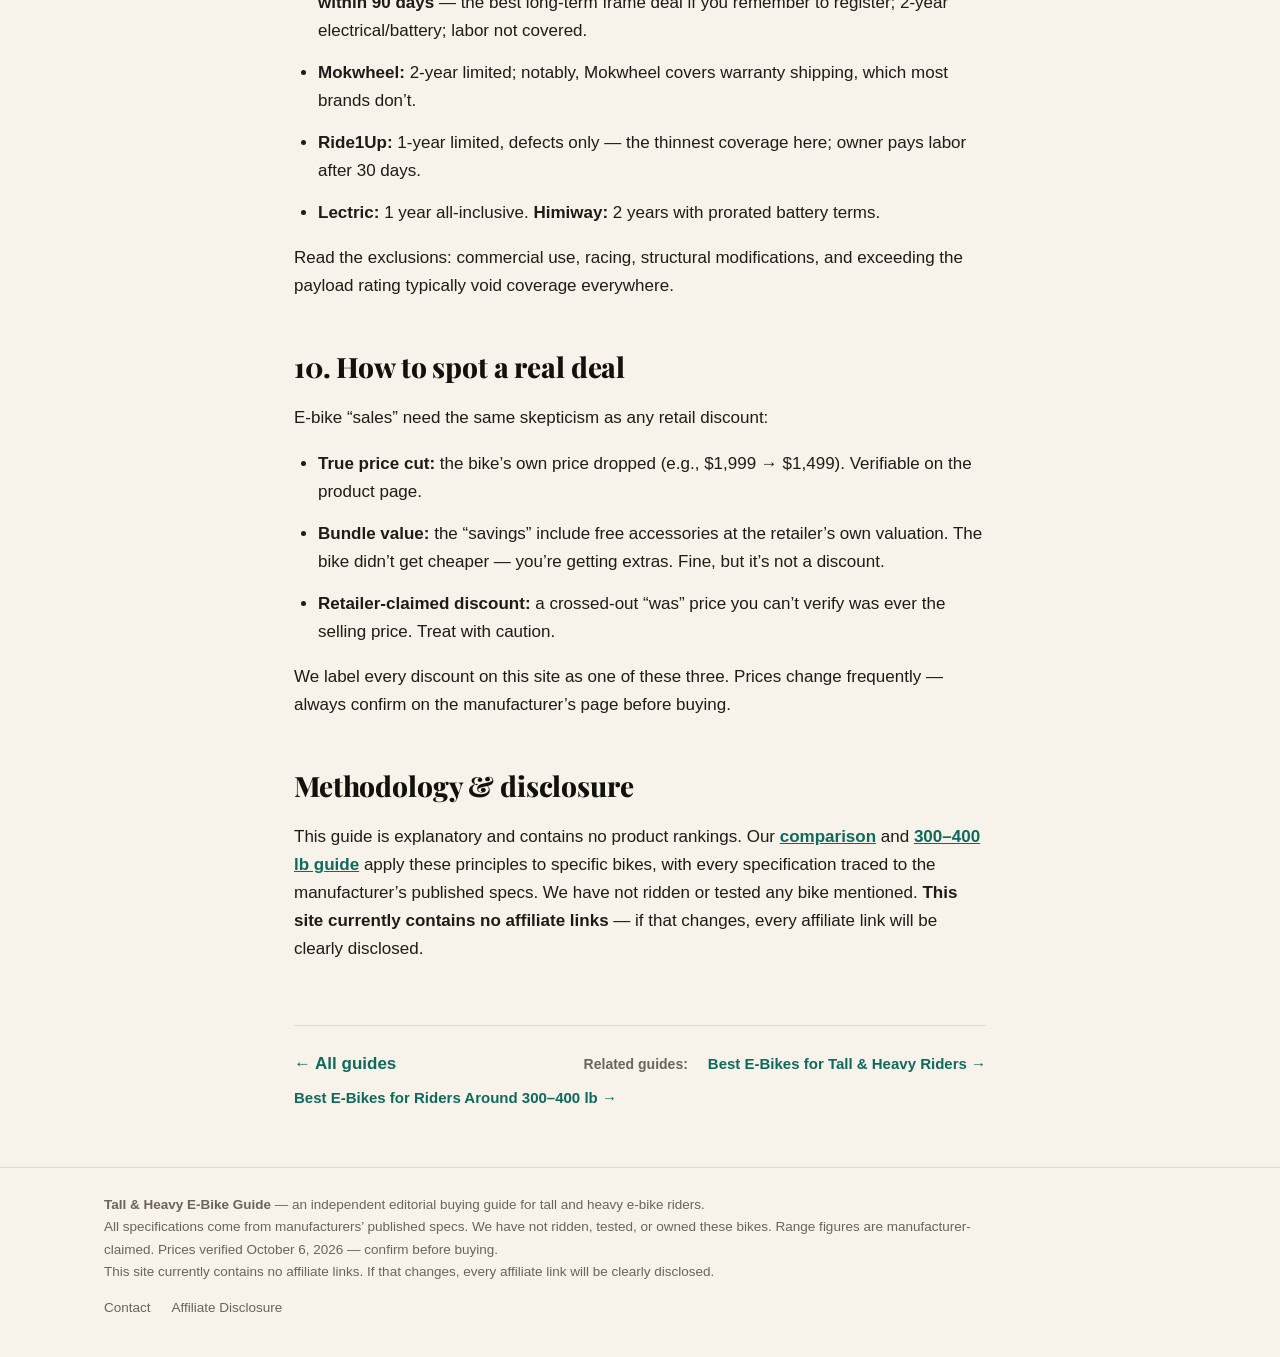
<file: tall-heavy-ebike-buyers-guide.html>
<!DOCTYPE html>
<html lang="en">
<head>
  <meta charset="utf-8">
  <meta name="viewport" content="width=device-width, initial-scale=1">
  <title>Tall &amp; Heavy Rider&rsquo;s E-Bike Buyer&rsquo;s Guide (2026) | Tall &amp; Heavy E-Bike Guide</title>
  <meta name="description" content="What tall and heavy riders should actually check before buying an e-bike: payload capacity, fit, torque, battery derating, brakes, tires, warranties, and how to spot a real deal.">
  <link rel="preconnect" href="https://fonts.googleapis.com">
  <link rel="preconnect" href="https://fonts.gstatic.com" crossorigin>
  <link href="https://fonts.googleapis.com/css2?family=Playfair+Display:wght@700;800;900&display=swap" rel="stylesheet">
  <link rel="stylesheet" href="styles.css">
</head>
<body>
  <header class="site-header">
    <div class="container header-inner">
      <a class="site-title" href="index.html">Tall &amp; Heavy E-Bike Guide</a>
      <nav class="site-nav" aria-label="Main navigation">
        <a href="best-tall-heavy-ebikes.html">Best tall &amp; heavy</a>
        <a href="best-ebikes-300-400-lb.html">300&ndash;400 lb riders</a>
        <a href="tall-heavy-ebike-buyers-guide.html" aria-current="page">Buyer&rsquo;s guide</a>
        <a href="heavy-duty-ebike-deals.html">Deals</a>
      </nav>
    </div>
  </header>

  <main class="container container-narrow">
    <article class="article">
      <h1>Tall &amp; Heavy Rider&rsquo;s E-Bike Buyer&rsquo;s Guide</h1>
      <p class="article-meta"><strong>Published:</strong> October 6, 2026</p>

      <h2>Introduction</h2>
      <p>Most e-bike advice assumes an average-size rider. If you&rsquo;re tall, heavy, or both, the specs that matter &mdash; and the mistakes that cost you &mdash; are different. This guide explains what to look for and why, so you can evaluate any e-bike yourself. It&rsquo;s written to be useful even if you never click a single link on this site.</p>

      <h2>1. Payload capacity: the number that matters most</h2>
      <p>Payload capacity (sometimes called &ldquo;max load&rdquo; or &ldquo;total weight limit&rdquo;) is the maximum total weight the bike is designed to carry: <strong>you + everything on the bike.</strong> Manufacturers publish this number &mdash; reputable ones do, at least &mdash; and it typically ranges from 300 to 505 lbs across the bikes we&rsquo;ve researched.</p>
      <p>Do the math honestly: your body weight, plus backpack, lock, water, groceries, child seat, cargo. A 350-lb rider with 25 lbs of gear is a 375-lb load and needs a bike rated above 375. <strong>Never buy a bike where your loaded weight exceeds the published payload</strong> &mdash; it&rsquo;s a safety and durability issue, not just comfort. It also typically voids the warranty.</p>
      <p><em>Our analysis:</em> if a manufacturer doesn&rsquo;t publish a payload number at all, treat that as a red flag for a heavy rider, not a neutral omission.</p>

      <h2>2. Fit for tall riders: standover, reach, and published height ranges</h2>
      <p>Two measurements determine whether a bike fits a tall rider:</p>
      <ul>
        <li><strong>Standover height</strong> &mdash; can you stand over the frame comfortably? Step-through frames solve this almost entirely (standover heights around 17&ndash;19&Prime;); step-over frames need checking against your inseam.</li>
        <li><strong>Reach and stack</strong> &mdash; the distance to the handlebars and the height of the front end. Too short a reach on a tall rider means cramped knees and aching backs.</li>
      </ul>
      <p>Most reputable brands publish a <strong>recommended rider-height range</strong> per frame size. Take it seriously, but note what we found in our research: some brands don&rsquo;t publish standover at all, and published height ranges sometimes contain obvious typos. When in doubt, the Large/XL frame with the highest published height ceiling is the safer starting point &mdash; several brands now cover riders up to 6&prime;6&Prime;&ndash;6&prime;8&Prime;.</p>

      <h2>3. Torque: why heavy riders need more of it</h2>
      <p>Torque (measured in Newton-meters, Nm) is the motor&rsquo;s twisting force &mdash; what gets you moving from a stop and up hills. It matters more for heavy riders than for light ones, because the same hill demands proportionally more force.</p>
      <p>In the bikes we&rsquo;ve researched, hub-motor torque runs roughly 70&ndash;95Nm, and mid-drive motors reach 100&ndash;160Nm. <em>Our analysis:</em> for a 300+ lb rider in a hilly area, we&rsquo;d want 90Nm or more; on flat ground, 75&ndash;80Nm is workable. Be skeptical of &ldquo;peak wattage&rdquo; marketing &mdash; sustained torque is the number that moves you.</p>

      <h2>4. Battery and range: derate the claims</h2>
      <p>Here&rsquo;s the single most misleading number in e-bike marketing: <strong>claimed range.</strong> Manufacturers typically measure it with a 165&ndash;187 lb test rider, in eco mode, on flat pavement. A 350-lb rider will not get that number &mdash; physics doesn&rsquo;t negotiate.</p>
      <p><em>Our analysis:</em> a heavier rider should mentally derate claimed range significantly, especially with throttle use or hills. What actually helps: a bigger battery (measured in watt-hours, Wh &mdash; 700Wh+ is solid, 900Wh+ is generous). Bigger Wh doesn&rsquo;t just mean more range; it means less deep discharge per ride, which is easier on battery longevity.</p>

      <h2>5. Brakes: non-negotiable at weight</h2>
      <p>Stopping 400+ lbs of rider plus an 80-lb bike demands real brakes. <strong>Hydraulic disc brakes</strong> are the standard you want &mdash; they modulate better and require less hand force than mechanical discs, which matters on long descents. Larger rotors (180mm+) dissipate heat better. If a bike marketed to heavy riders ships with basic mechanical brakes, that&rsquo;s a legitimate mark against it.</p>

      <h2>6. Tires: fat, tough, and load-aware</h2>
      <p>Wider tires (3&Prime;&ndash;4.8&Prime; fat tires are common on heavy-duty e-bikes) spread load over more contact patch and allow lower pressures for comfort. Look for <strong>punctuation-resistant</strong> construction &mdash; several brands now ship with sealant pre-installed &mdash; because a flat at full load is worse than a flat at 150 lbs. Check the tire&rsquo;s own max-load rating if you can find it; the tire is part of the payload chain.</p>

      <h2>7. Bike weight: the hidden cost</h2>
      <p>Heavy-duty e-bikes weigh <strong>60&ndash;90 lbs</strong>. That matters when you&rsquo;re maneuvering the bike unpowered: lifting it onto a car rack, carrying it up steps, walking it through a doorway. An 88-lb bike is a different ownership experience than a 63-lb one. If you&rsquo;ll transport the bike often, weight deserves as much attention as payload.</p>

      <h2>8. Step-over vs. step-through</h2>
      <p>Step-through frames are easier to mount &mdash; meaningful if mobility or joint issues come with the territory &mdash; and they eliminate standover concerns. Step-over (diamond) frames are traditionally stiffer, though modern step-through e-bike frames are plenty rigid. Among high-payload bikes, step-through options exist but are fewer; the Mokwheel Basalt ST 2.0 and Velotric Discover 2 are the notable 440+ lb step-throughs we&rsquo;ve found.</p>

      <h2>9. Warranties, compared honestly</h2>
      <p>Warranty terms we verified across brands (October 2026):</p>
      <ul>
        <li><strong>Velotric:</strong> 5-year frame &mdash; the longest frame coverage we&rsquo;ve seen; 2 years electrical and battery; 1 year other components.</li>
        <li><strong>Aventon:</strong> 2-year frame, <strong>extended to lifetime for the original owner if registered within 90 days</strong> &mdash; the best long-term frame deal if you remember to register; 2-year electrical/battery; labor not covered.</li>
        <li><strong>Mokwheel:</strong> 2-year limited; notably, Mokwheel covers warranty shipping, which most brands don&rsquo;t.</li>
        <li><strong>Ride1Up:</strong> 1-year limited, defects only &mdash; the thinnest coverage here; owner pays labor after 30 days.</li>
        <li><strong>Lectric:</strong> 1 year all-inclusive. <strong>Himiway:</strong> 2 years with prorated battery terms.</li>
      </ul>
      <p>Read the exclusions: commercial use, racing, structural modifications, and exceeding the payload rating typically void coverage everywhere.</p>

      <h2>10. How to spot a real deal</h2>
      <p>E-bike &ldquo;sales&rdquo; need the same skepticism as any retail discount:</p>
      <ul>
        <li><strong>True price cut:</strong> the bike&rsquo;s own price dropped (e.g., $1,999 &rarr; $1,499). Verifiable on the product page.</li>
        <li><strong>Bundle value:</strong> the &ldquo;savings&rdquo; include free accessories at the retailer&rsquo;s own valuation. The bike didn&rsquo;t get cheaper &mdash; you&rsquo;re getting extras. Fine, but it&rsquo;s not a discount.</li>
        <li><strong>Retailer-claimed discount:</strong> a crossed-out &ldquo;was&rdquo; price you can&rsquo;t verify was ever the selling price. Treat with caution.</li>
      </ul>
      <p>We label every discount on this site as one of these three. Prices change frequently &mdash; always confirm on the manufacturer&rsquo;s page before buying.</p>

      <h2>Methodology &amp; disclosure</h2>
      <p>This guide is explanatory and contains no product rankings. Our <a href="best-tall-heavy-ebikes.html">comparison</a> and <a href="best-ebikes-300-400-lb.html">300&ndash;400 lb guide</a> apply these principles to specific bikes, with every specification traced to the manufacturer&rsquo;s published specs. We have not ridden or tested any bike mentioned. <strong>This site currently contains no affiliate links</strong> &mdash; if that changes, every affiliate link will be clearly disclosed.</p>
    </article>

    <nav class="related-nav" aria-label="Related guides">
      <a class="back-link" href="index.html">&larr; All guides</a>
      <span class="related-label">Related guides:</span>
      <a class="related-link" href="best-tall-heavy-ebikes.html">Best E-Bikes for Tall &amp; Heavy Riders &rarr;</a>
      <a class="related-link" href="best-ebikes-300-400-lb.html">Best E-Bikes for Riders Around 300&ndash;400 lb &rarr;</a>
    </nav>
  </main>

  <footer class="site-footer">
    <div class="container">
      <p><strong>Tall &amp; Heavy E-Bike Guide</strong> &mdash; an independent editorial buying guide for tall and heavy e-bike riders.</p>
      <p>All specifications come from manufacturers&rsquo; published specs. We have not ridden, tested, or owned these bikes. Range figures are manufacturer-claimed. Prices verified October 6, 2026 &mdash; confirm before buying.</p>
      <p>This site currently contains no affiliate links. If that changes, every affiliate link will be clearly disclosed.</p>
      <nav class="footer-nav" aria-label="Footer">
        <a href="contact.html">Contact</a>
        <a href="affiliate-disclosure.html">Affiliate Disclosure</a>
      </nav>
    </div>
  </footer>
</body>
</html>
</file>
<file: styles.css>
/* Tall & Heavy E-Bike Guide — faithful recreation of the approved original design.
   Warm paper editorial theme: cream ground, rust accent, deep-green tables/disclosure. */

:root {
  --bg: #F7F3EA;
  --nav-bg: #FBF8F1;
  --card-bg: #FFFFFF;
  --text: #1F1B16;
  --muted: #6B645A;
  --heading: #14110D;
  --rust: #B4431F;
  --teal: #0E6B5C;
  --teal-hover: #0A5246;
  --green-dark: #1C4A38;
  --border: #E3DCCC;
  --card-border: #E2DACA;
  --table-stripe: #EEE7D6;
  --table-border: #DDD4C0;
  --max-width: 1120px;
  --article-width: 740px;
  --radius: 8px;
  --serif: "Playfair Display", Georgia, "Times New Roman", serif;
  --sans: -apple-system, BlinkMacSystemFont, "Segoe UI", Roboto, Helvetica, Arial, sans-serif;
}

* { box-sizing: border-box; }

body {
  margin: 0;
  font-family: var(--sans);
  font-size: 17px;
  line-height: 1.65;
  color: var(--text);
  background: var(--bg);
}

.container {
  max-width: var(--max-width);
  margin: 0 auto;
  padding: 0 24px;
}

.container-narrow { max-width: var(--article-width); }

/* ---------- Header / nav ---------- */
.site-header {
  background: var(--nav-bg);
  border-bottom: 1px solid var(--border);
  position: sticky;
  top: 0;
  z-index: 10;
}

.header-inner {
  display: flex;
  align-items: center;
  justify-content: space-between;
  flex-wrap: wrap;
  gap: 8px 24px;
  padding-top: 13px;
  padding-bottom: 13px;
}

.site-title {
  font-size: 17px;
  font-weight: 700;
  color: var(--heading);
  text-decoration: none;
}

.site-nav { display: flex; flex-wrap: wrap; gap: 4px 22px; }

.site-nav a {
  color: var(--text);
  text-decoration: none;
  font-size: 14px;
  font-weight: 600;
  padding: 4px 0;
}

.site-nav a:hover { color: var(--rust); }
.site-nav a[aria-current="page"] { color: var(--rust); }

/* ---------- Hero (landing) ---------- */
.hero { padding: 72px 0 40px; }

.eyebrow {
  display: flex;
  align-items: center;
  gap: 10px;
  font-size: 12px;
  font-weight: 700;
  letter-spacing: 0.14em;
  text-transform: uppercase;
  color: var(--teal);
  margin: 0 0 18px;
}

.eyebrow::before {
  content: "";
  display: inline-block;
  width: 28px;
  height: 3px;
  background: var(--rust);
}

.hero h1 {
  font-family: var(--serif);
  font-weight: 900;
  font-size: 64px;
  line-height: 1.05;
  letter-spacing: -0.01em;
  color: var(--heading);
  margin: 0 0 20px;
  max-width: 12em;
}

.hero .lede {
  font-size: 19px;
  color: var(--muted);
  max-width: 640px;
  margin: 0;
}

.hero-rule {
  border: none;
  border-top: 1px solid var(--border);
  margin: 48px 0 0;
}

/* ---------- Guide cards ---------- */
.guides-section { padding: 56px 0 8px; }

.guides-section h2, .research-section h2 {
  font-family: var(--serif);
  font-weight: 800;
  font-size: 40px;
  color: var(--heading);
  margin: 0 0 28px;
  letter-spacing: -0.01em;
}

.cards {
  display: grid;
  grid-template-columns: repeat(3, 1fr);
  gap: 24px;
}

.card {
  display: flex;
  flex-direction: column;
  background: var(--card-bg);
  border: 1px solid var(--card-border);
  border-radius: var(--radius);
  padding: 28px;
  text-decoration: none;
  color: var(--text);
  box-shadow: 0 2px 10px rgba(31, 27, 22, 0.05);
}

.card:hover { border-color: var(--rust); }

.card-num {
  font-family: var(--serif);
  font-size: 20px;
  color: var(--rust);
  margin-bottom: 18px;
}

.card h3 {
  font-family: var(--serif);
  font-size: 25px;
  font-weight: 700;
  line-height: 1.25;
  color: var(--heading);
  margin: 0 0 12px;
}

.card p {
  font-size: 15.5px;
  color: var(--muted);
  margin: 0 0 20px;
  flex-grow: 1;
}

.card-link {
  color: var(--teal);
  font-weight: 700;
  font-size: 15px;
}

.card:hover .card-link { color: var(--teal-hover); }

/* ---------- Research section ---------- */
.research-section { padding: 64px 0 8px; }

.research-cols {
  display: grid;
  grid-template-columns: 1fr 1fr;
  gap: 40px;
  margin-bottom: 40px;
}

.research-cols h3 {
  font-size: 18px;
  font-weight: 700;
  color: var(--heading);
  margin: 0 0 10px;
}

.research-cols p { color: var(--muted); margin: 0; font-size: 16.5px; }

/* ---------- Disclosure panel ---------- */
.disclosure {
  background: var(--green-dark);
  color: #ffffff;
  border-radius: 4px;
  padding: 30px 32px;
  margin: 8px 0 64px;
}

.disclosure h3 {
  font-size: 17px;
  font-weight: 700;
  margin: 0 0 10px;
  color: #ffffff;
}

.disclosure p { margin: 0; font-size: 16px; color: #f2efe6; }

/* ---------- Articles ---------- */
.article { padding: 40px 0 8px; }

.article h1 {
  font-family: var(--serif);
  font-weight: 900;
  font-size: 42px;
  line-height: 1.12;
  letter-spacing: -0.01em;
  color: var(--heading);
  margin: 0 0 10px;
}

.article-meta { color: var(--muted); font-size: 15px; margin-bottom: 28px; }

.article h2 {
  font-family: var(--serif);
  font-size: 28px;
  font-weight: 800;
  color: var(--heading);
  margin: 44px 0 14px;
  letter-spacing: -0.005em;
}

.article h3 {
  font-family: var(--serif);
  font-size: 21px;
  font-weight: 700;
  color: var(--heading);
  margin: 30px 0 10px;
}

.article p, .article li { margin: 0 0 14px; }
.article ul { padding-left: 24px; }
.article a { color: var(--teal); font-weight: 600; }
.article a:hover { color: var(--teal-hover); }
.footnote { font-size: 14px; color: var(--muted); }

/* Tables */
.table-wrap {
  overflow-x: auto;
  margin: 18px 0;
  border: 1px solid var(--table-border);
  border-radius: var(--radius);
  background: var(--card-bg);
}

table { border-collapse: collapse; width: 100%; font-size: 15px; min-width: 720px; }

th, td {
  text-align: left;
  padding: 10px 12px;
  border-bottom: 1px solid var(--table-border);
  vertical-align: top;
}

thead th {
  background: var(--green-dark);
  color: #ffffff;
  font-weight: 700;
  font-size: 13.5px;
  white-space: nowrap;
}

tbody tr:nth-child(even) { background: var(--table-stripe); }
tbody tr:last-child td { border-bottom: none; }

/* Related-guides nav on article pages */
.related-nav {
  margin: 40px 0 8px;
  padding-top: 24px;
  border-top: 1px solid var(--border);
  display: flex;
  flex-wrap: wrap;
  align-items: center;
  gap: 8px 20px;
}

.related-nav .back-link {
  color: var(--teal);
  font-weight: 700;
  text-decoration: none;
  margin-right: auto;
}

.related-nav .related-label { color: var(--muted); font-size: 14px; font-weight: 600; }

.related-nav a.related-link {
  color: var(--teal);
  font-weight: 600;
  text-decoration: none;
  font-size: 15px;
}

.related-nav a:hover { color: var(--teal-hover); }

/* ---------- Footer ---------- */
.site-footer {
  border-top: 1px solid var(--border);
  margin-top: 56px;
  padding: 26px 0 34px;
  font-size: 13.5px;
  color: var(--muted);
}

.site-footer p { margin: 0; max-width: 900px; }

/* ---------- Mobile ---------- */
@media (max-width: 900px) {
  .cards { grid-template-columns: 1fr; }
  .research-cols { grid-template-columns: 1fr; gap: 24px; }
}

@media (max-width: 640px) {
  body { font-size: 16px; }
  .hero { padding: 48px 0 28px; }
  .hero h1 { font-size: 42px; }
  .hero .lede { font-size: 17px; }
  .guides-section h2, .research-section h2 { font-size: 30px; }
  .article h1 { font-size: 32px; }
  .article h2 { font-size: 24px; }
  .header-inner { gap: 6px 16px; }
  .site-nav { gap: 4px 14px; }
  .disclosure { padding: 24px; }
}

/* ---------- Marketing additions: CTAs, picks box ---------- */
.cta-row { margin: 18px 0 6px; }

a.cta-button {
  display: inline-block;
  background: var(--rust);
  color: #ffffff !important;
  font-weight: 700;
  font-size: 16px;
  text-decoration: none;
  padding: 12px 26px;
  border-radius: var(--radius);
  margin: 6px 10px 6px 0;
}

a.cta-button:hover { background: #93381a; color: #ffffff !important; }

.cta-note { font-size: 13.5px; color: var(--muted); margin-top: 6px; }

.picks-box {
  background: var(--card-bg);
  border: 1px solid var(--card-border);
  border-left: 4px solid var(--rust);
  border-radius: var(--radius);
  padding: 22px 24px;
  margin: 24px 0 8px;
  box-shadow: 0 2px 10px rgba(31, 27, 22, 0.05);
}

.picks-box h2 {
  font-family: var(--serif);
  font-size: 22px;
  margin: 0 0 12px;
  border: none;
  padding: 0;
}

.picks-box ul { margin: 0; padding-left: 20px; }
.picks-box li { margin-bottom: 8px; font-size: 16px; }
.picks-box a { color: var(--teal); font-weight: 600; }

.deal-badge {
  display: inline-block;
  background: var(--green-dark);
  color: #ffffff;
  font-size: 13px;
  font-weight: 700;
  padding: 3px 10px;
  border-radius: 20px;
  margin-left: 8px;
  vertical-align: middle;
}

.deal-table td:first-child { font-weight: 700; }

.site-footer nav.footer-nav { margin: 14px 0 4px; }
.site-footer nav.footer-nav a {
  color: var(--muted);
  font-size: 13.5px;
  margin-right: 18px;
  text-decoration: none;
}
.site-footer nav.footer-nav a:hover { color: var(--rust); }

@media (max-width: 640px) {
  a.cta-button { display: block; text-align: center; margin: 8px 0; }
}
</file>
